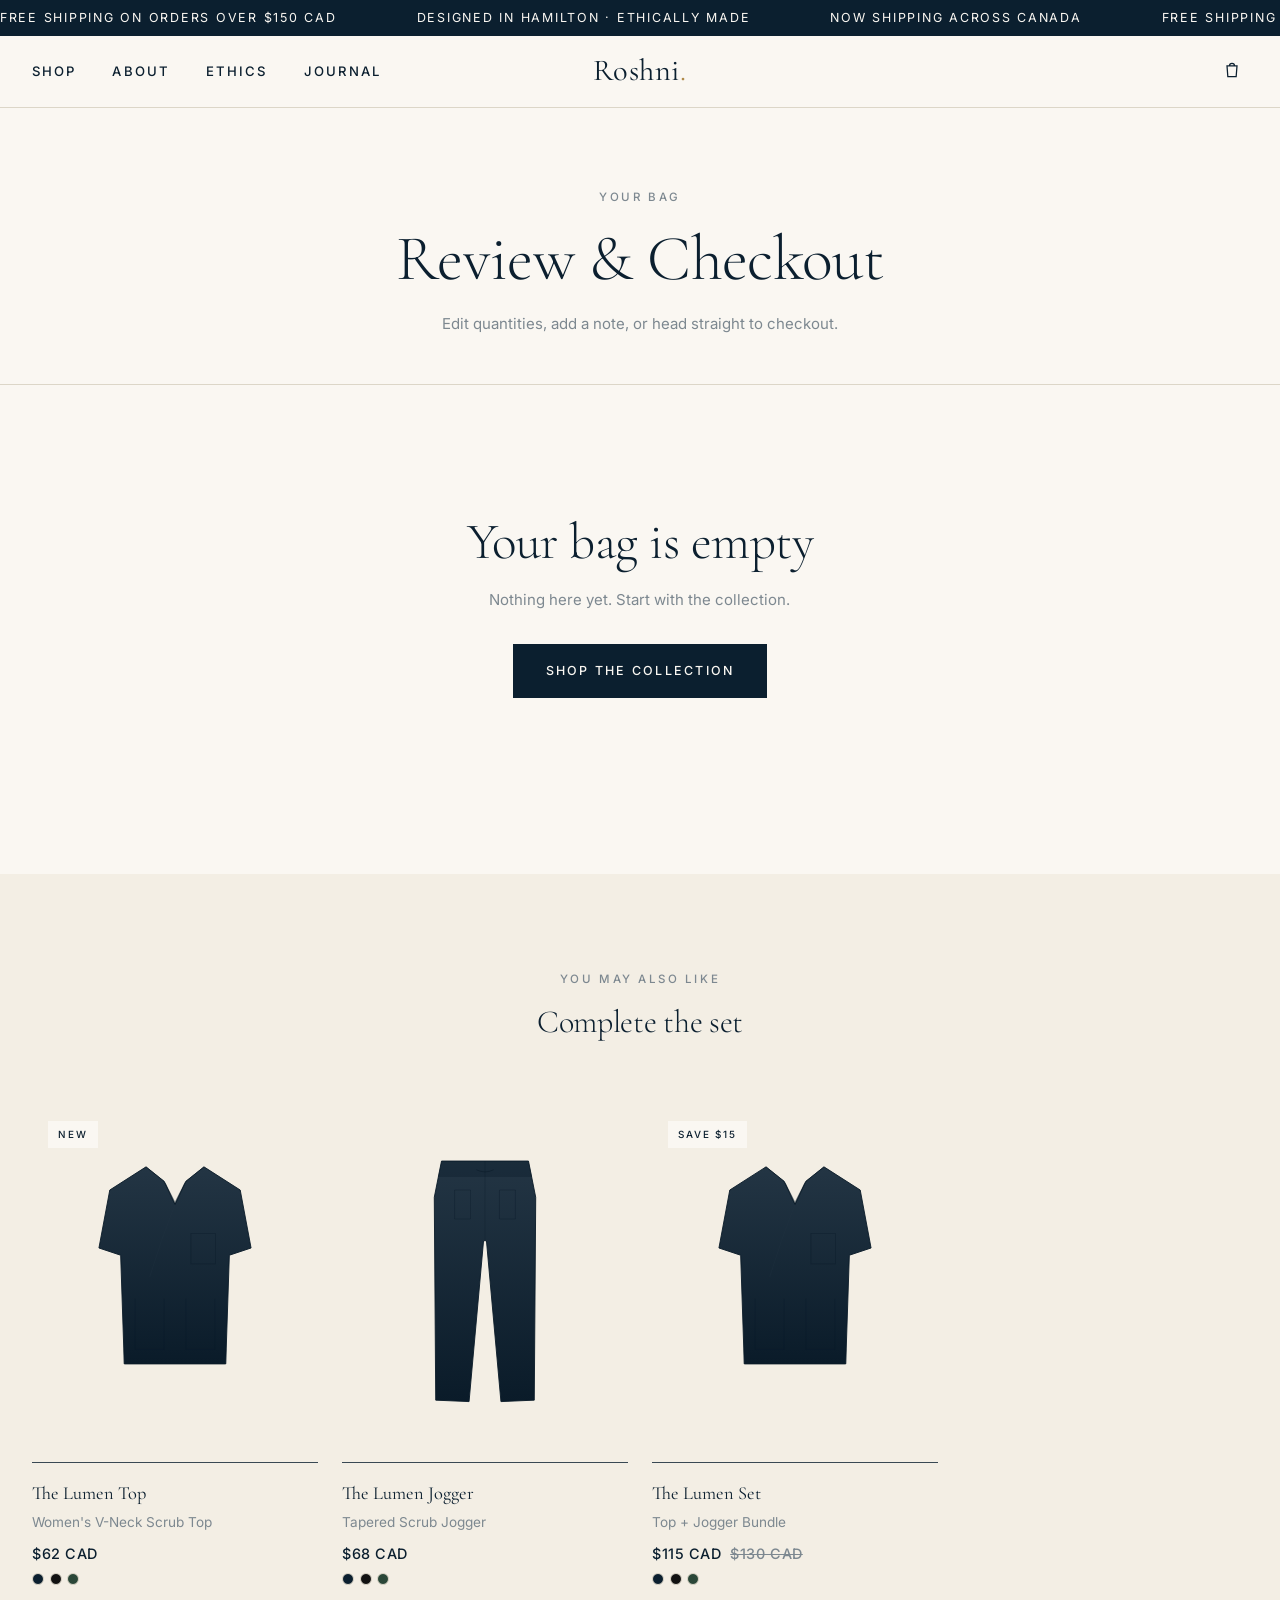
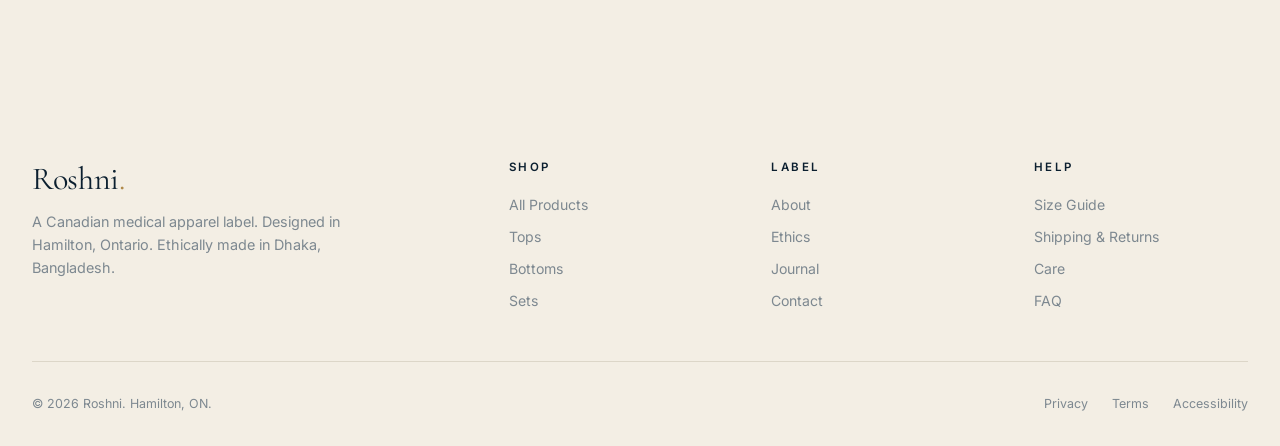
<file: cart.html>
<!DOCTYPE html>
<html lang="en">
<head>
<meta charset="UTF-8" />
<meta name="viewport" content="width=device-width, initial-scale=1.0" />
<title>Your Bag — Roshni</title>
<link rel="preconnect" href="https://fonts.googleapis.com">
<link rel="preconnect" href="https://fonts.gstatic.com" crossorigin>
<link href="https://fonts.googleapis.com/css2?family=Cormorant+Garamond:ital,wght@0,300;0,400;0,500;0,600;1,400&family=Inter:wght@300;400;500;600&display=swap" rel="stylesheet">
<link rel="stylesheet" href="assets/css/styles.css" />
</head>
<body>

<div class="announce">
  <div class="announce-track">
    <span>Free shipping on orders over $150 CAD</span>
    <span>Designed in Hamilton · Ethically made</span>
    <span>Now shipping across Canada</span>
    <span>Free shipping on orders over $150 CAD</span>
    <span>Designed in Hamilton · Ethically made</span>
    <span>Now shipping across Canada</span>
  </div>
</div>

<nav class="nav">
  <div class="nav-inner">
    <ul class="nav-links">
      <li><a href="shop.html">Shop</a></li>
      <li><a href="about.html">About</a></li>
      <li><a href="ethics.html">Ethics</a></li>
      <li><a href="journal.html">Journal</a></li>
    </ul>
    <button class="hamburger" data-open-menu aria-label="Menu">
      <svg viewBox="0 0 24 24"><path d="M3 7h18M3 12h18M3 17h18"/></svg>
    </button>
    <a class="nav-brand" href="index.html">Roshni<span class="dot">.</span></a>
    <div class="nav-actions">
      <button class="icon-btn" data-open-cart aria-label="Bag">
        <svg viewBox="0 0 24 24"><path d="M6 7h12l-1 13H7L6 7zM9 7a3 3 0 016 0"/></svg>
        <span class="cart-count" data-cart-count data-count="0">0</span>
      </button>
    </div>
  </div>
</nav>

<div class="page-header">
  <div class="container">
    <div class="eyebrow">Your Bag</div>
    <h1>Review &amp; Checkout</h1>
    <p>Edit quantities, add a note, or head straight to checkout.</p>
  </div>
</div>

<div class="container">
  <div class="cart-page" id="cart-wrap">
    <div id="cart-items-list" class="cart-items-list"></div>
    <div id="cart-summary" class="cart-summary"></div>
  </div>
</div>

<section class="section" style="background: var(--paper);">
  <div class="container">
    <div class="section-head">
      <div class="eyebrow">You May Also Like</div>
      <h2 style="font-size: 2rem;">Complete the set</h2>
    </div>
    <div class="product-grid" id="suggested-grid"></div>
  </div>
</section>

<footer class="footer">
  <div class="container">
    <div class="footer-grid">
      <div class="footer-brand">
        <h3>Roshni<span class="dot">.</span></h3>
        <p>A Canadian medical apparel label. Designed in Hamilton, Ontario. Ethically made in Dhaka, Bangladesh.</p>
      </div>
      <div>
        <h5>Shop</h5>
        <ul>
          <li><a href="shop.html">All Products</a></li>
          <li><a href="shop.html?cat=tops">Tops</a></li>
          <li><a href="shop.html?cat=bottoms">Bottoms</a></li>
          <li><a href="shop.html?cat=sets">Sets</a></li>
        </ul>
      </div>
      <div>
        <h5>Label</h5>
        <ul>
          <li><a href="about.html">About</a></li>
          <li><a href="ethics.html">Ethics</a></li>
          <li><a href="journal.html">Journal</a></li>
          <li><a href="contact.html">Contact</a></li>
        </ul>
      </div>
      <div>
        <h5>Help</h5>
        <ul>
          <li><a href="contact.html">Size Guide</a></li>
          <li><a href="contact.html">Shipping &amp; Returns</a></li>
          <li><a href="contact.html">Care</a></li>
          <li><a href="contact.html">FAQ</a></li>
        </ul>
      </div>
    </div>
    <div class="footer-bottom">
      <span>© 2026 Roshni. Hamilton, ON.</span>
      <div class="legal"><a href="#">Privacy</a><a href="#">Terms</a><a href="#">Accessibility</a></div>
    </div>
  </div>
</footer>

<div class="mobile-menu" id="mobile-menu">
  <button class="mobile-menu-close" data-close-menu aria-label="Close menu">
    <svg viewBox="0 0 24 24"><path d="M6 6l12 12M18 6l-12 12"/></svg>
  </button>
  <ul>
    <li><a href="shop.html" data-close-menu>Shop</a></li>
    <li><a href="about.html" data-close-menu>About</a></li>
    <li><a href="ethics.html" data-close-menu>Ethics</a></li>
    <li><a href="journal.html" data-close-menu>Journal</a></li>
    <li><a href="contact.html" data-close-menu>Contact</a></li>
  </ul>
</div>

<div class="overlay" id="overlay" data-close-cart></div>
<aside class="drawer" id="cart-drawer" aria-hidden="true">
  <div class="drawer-head">
    <h3>Your Bag</h3>
    <button class="drawer-close" data-close-cart aria-label="Close">
      <svg viewBox="0 0 24 24"><path d="M6 6l12 12M18 6l-12 12"/></svg>
    </button>
  </div>
  <div class="drawer-body" id="drawer-body"></div>
  <div class="drawer-foot" id="drawer-foot"></div>
</aside>

<script src="assets/js/products.js"></script>
<script src="assets/js/cart.js"></script>
<script src="assets/js/main.js"></script>
<script>
  renderProductGrid('suggested-grid', p => p.featured);
</script>
</body>
</html>
</file>
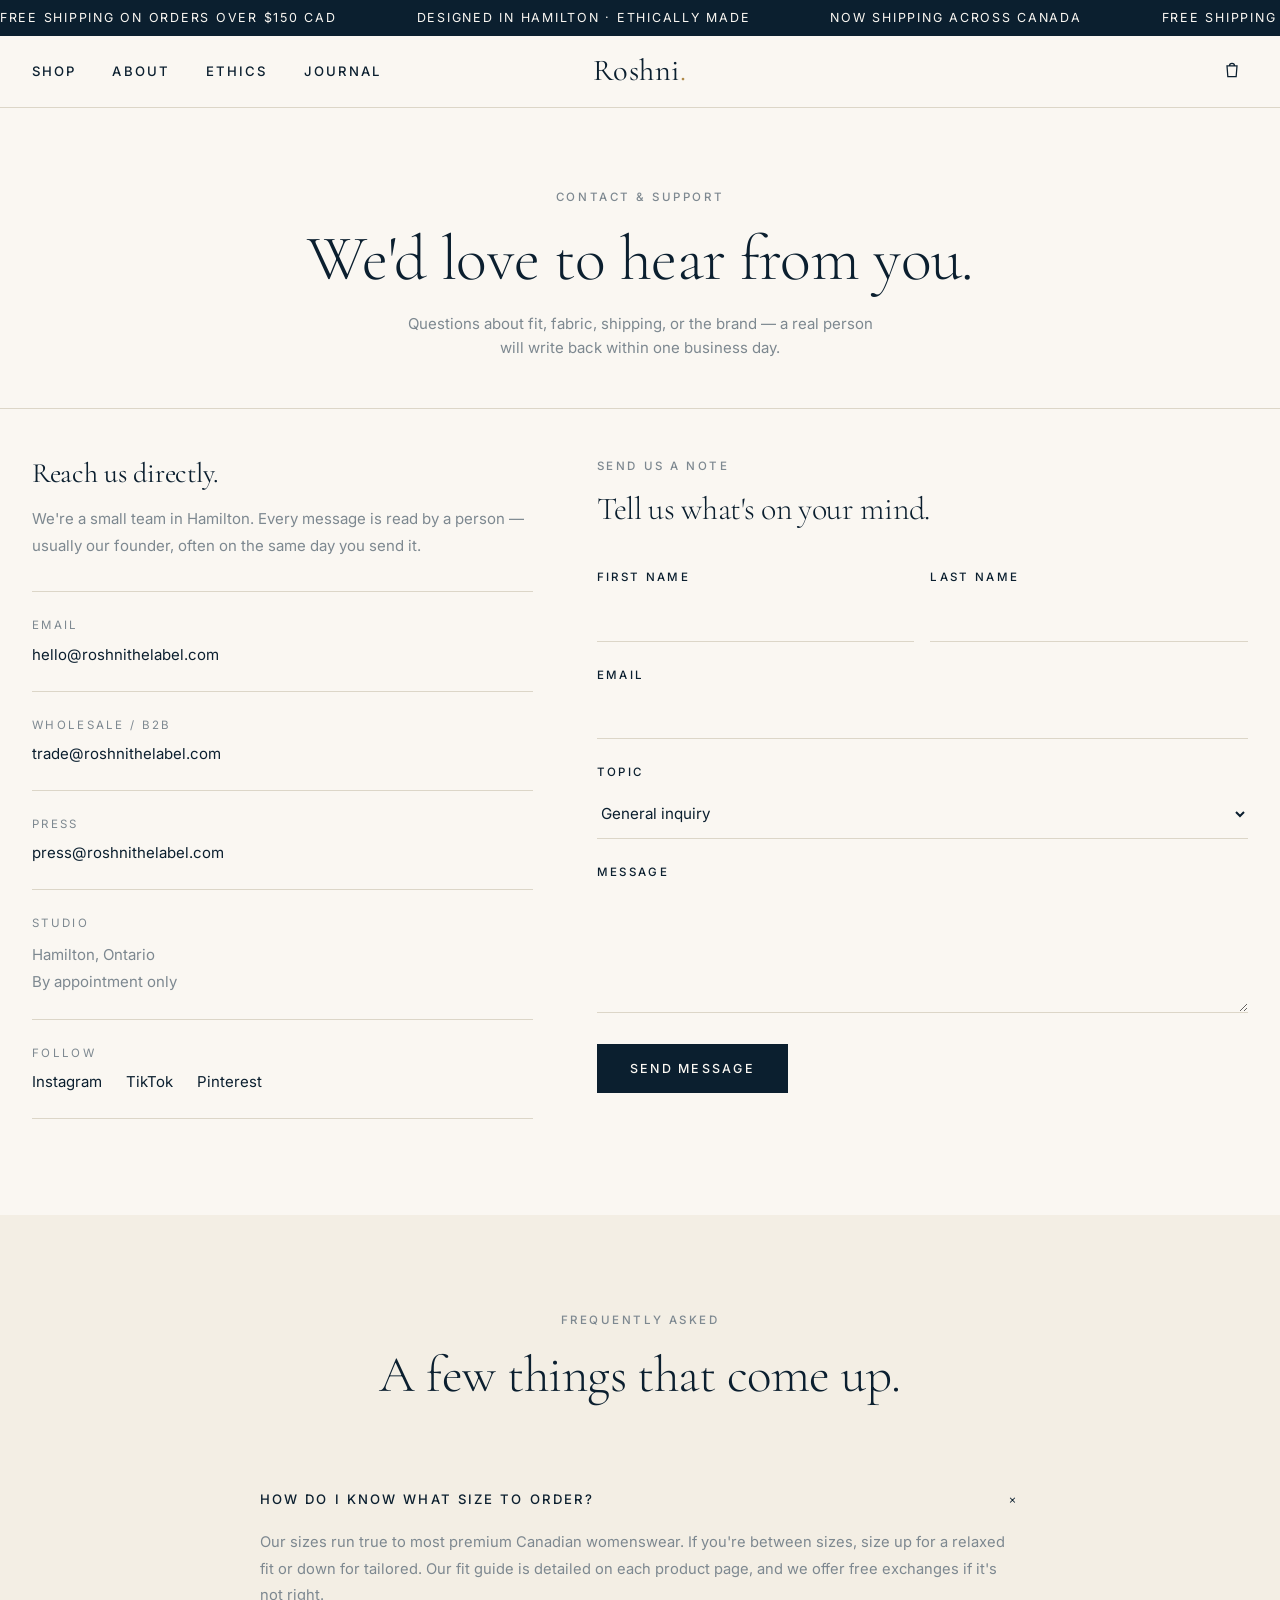
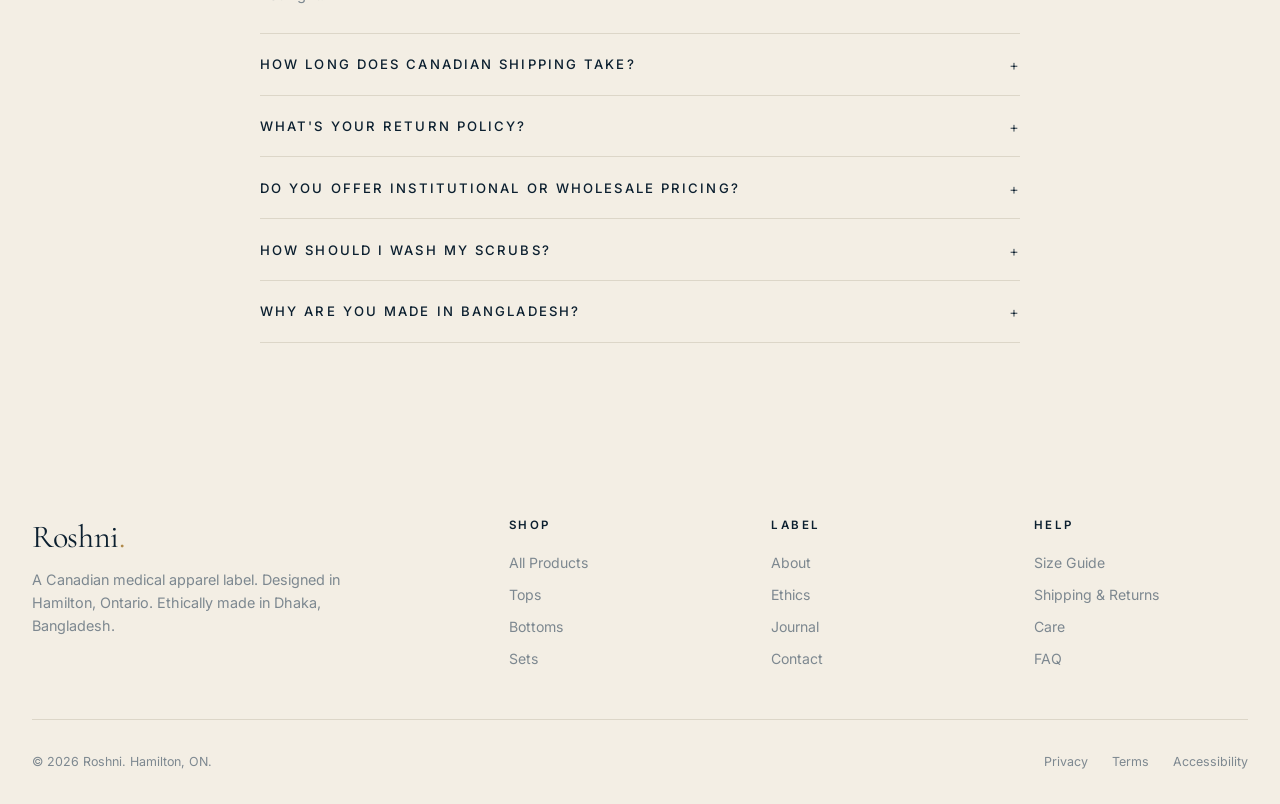
<file: contact.html>
<!DOCTYPE html>
<html lang="en">
<head>
<meta charset="UTF-8" />
<meta name="viewport" content="width=device-width, initial-scale=1.0" />
<title>Contact — Roshni</title>
<link rel="preconnect" href="https://fonts.googleapis.com">
<link rel="preconnect" href="https://fonts.gstatic.com" crossorigin>
<link href="https://fonts.googleapis.com/css2?family=Cormorant+Garamond:ital,wght@0,300;0,400;0,500;0,600;1,400&family=Inter:wght@300;400;500;600&display=swap" rel="stylesheet">
<link rel="stylesheet" href="assets/css/styles.css" />
</head>
<body>

<div class="announce">
  <div class="announce-track">
    <span>Free shipping on orders over $150 CAD</span>
    <span>Designed in Hamilton · Ethically made</span>
    <span>Now shipping across Canada</span>
    <span>Free shipping on orders over $150 CAD</span>
    <span>Designed in Hamilton · Ethically made</span>
    <span>Now shipping across Canada</span>
  </div>
</div>

<nav class="nav">
  <div class="nav-inner">
    <ul class="nav-links">
      <li><a href="shop.html">Shop</a></li>
      <li><a href="about.html">About</a></li>
      <li><a href="ethics.html">Ethics</a></li>
      <li><a href="journal.html">Journal</a></li>
    </ul>
    <button class="hamburger" data-open-menu aria-label="Menu">
      <svg viewBox="0 0 24 24"><path d="M3 7h18M3 12h18M3 17h18"/></svg>
    </button>
    <a class="nav-brand" href="index.html">Roshni<span class="dot">.</span></a>
    <div class="nav-actions">
      <button class="icon-btn" data-open-cart aria-label="Bag">
        <svg viewBox="0 0 24 24"><path d="M6 7h12l-1 13H7L6 7zM9 7a3 3 0 016 0"/></svg>
        <span class="cart-count" data-cart-count data-count="0">0</span>
      </button>
    </div>
  </div>
</nav>

<div class="page-header">
  <div class="container">
    <div class="eyebrow">Contact &amp; Support</div>
    <h1>We'd love to hear from you.</h1>
    <p>Questions about fit, fabric, shipping, or the brand — a real person will write back within one business day.</p>
  </div>
</div>

<div class="container">
  <div class="contact-layout">
    <div class="contact-info">
      <h3>Reach us directly.</h3>
      <p>We're a small team in Hamilton. Every message is read by a person — usually our founder, often on the same day you send it.</p>

      <div class="info-block">
        <div class="info-label">Email</div>
        <a href="mailto:hello@roshnithelabel.com">hello@roshnithelabel.com</a>
      </div>

      <div class="info-block">
        <div class="info-label">Wholesale / B2B</div>
        <a href="mailto:trade@roshnithelabel.com">trade@roshnithelabel.com</a>
      </div>

      <div class="info-block">
        <div class="info-label">Press</div>
        <a href="mailto:press@roshnithelabel.com">press@roshnithelabel.com</a>
      </div>

      <div class="info-block">
        <div class="info-label">Studio</div>
        <p style="margin-bottom: 0;">Hamilton, Ontario<br/>By appointment only</p>
      </div>

      <div class="info-block">
        <div class="info-label">Follow</div>
        <div style="display: flex; gap: 1.5rem;">
          <a href="#">Instagram</a>
          <a href="#">TikTok</a>
          <a href="#">Pinterest</a>
        </div>
      </div>
    </div>

    <form class="contact-form" onsubmit="return false;">
      <div class="section-head" style="text-align: left; margin-bottom: 2.5rem;">
        <div class="eyebrow">Send us a note</div>
        <h2 style="font-size: 2rem; margin-top: 0.75rem;">Tell us what's on your mind.</h2>
      </div>

      <div style="display: grid; grid-template-columns: 1fr 1fr; gap: 1rem;">
        <div class="form-field">
          <label>First Name</label>
          <input type="text" required />
        </div>
        <div class="form-field">
          <label>Last Name</label>
          <input type="text" required />
        </div>
      </div>

      <div class="form-field">
        <label>Email</label>
        <input type="email" required />
      </div>

      <div class="form-field">
        <label>Topic</label>
        <select>
          <option>General inquiry</option>
          <option>Order support</option>
          <option>Fit &amp; sizing</option>
          <option>Returns &amp; exchanges</option>
          <option>Wholesale / B2B</option>
          <option>Press</option>
          <option>Something else</option>
        </select>
      </div>

      <div class="form-field">
        <label>Message</label>
        <textarea rows="5" required></textarea>
      </div>

      <button class="btn btn-primary" type="submit">Send Message</button>
    </form>
  </div>
</div>

<section class="section" style="background: var(--paper);">
  <div class="container">
    <div class="section-head">
      <div class="eyebrow">Frequently Asked</div>
      <h2>A few things that come up.</h2>
    </div>
    <div style="max-width: 760px; margin: 0 auto;">
      <div class="accordion-item open">
        <button class="accordion-head">How do I know what size to order?<span class="plus">+</span></button>
        <div class="accordion-body">
          Our sizes run true to most premium Canadian womenswear. If you're between sizes, size up for a relaxed fit or down for tailored. Our fit guide is detailed on each product page, and we offer free exchanges if it's not right.
        </div>
      </div>
      <div class="accordion-item">
        <button class="accordion-head">How long does Canadian shipping take?<span class="plus">+</span></button>
        <div class="accordion-body">
          Orders ship from Hamilton within 1–2 business days. Most Ontario addresses receive orders in 2–4 business days; rest of Canada in 3–7 days. Hamilton-area customers can choose studio pickup.
        </div>
      </div>
      <div class="accordion-item">
        <button class="accordion-head">What's your return policy?<span class="plus">+</span></button>
        <div class="accordion-body">
          Free returns within 30 days on unworn, unwashed pieces with original tags. Sale items are final sale. Gently used returns are inspected and donated to Hamilton-area nursing programs.
        </div>
      </div>
      <div class="accordion-item">
        <button class="accordion-head">Do you offer institutional or wholesale pricing?<span class="plus">+</span></button>
        <div class="accordion-body">
          Yes — we work with healthcare employers, clinic groups, and uniform programs. Reach out to trade@roshnithelabel.com with your organization size and needs.
        </div>
      </div>
      <div class="accordion-item">
        <button class="accordion-head">How should I wash my scrubs?<span class="plus">+</span></button>
        <div class="accordion-body">
          Machine wash cold with like colours. Tumble dry low. Do not bleach. Do not iron. Wash inside out to protect the colour. Our fabric is engineered for 100+ industrial washes without pilling.
        </div>
      </div>
      <div class="accordion-item">
        <button class="accordion-head">Why are you made in Bangladesh?<span class="plus">+</span></button>
        <div class="accordion-body">
          Bangladesh makes some of the best technical knits in the world, and our factory there is a certified, family-run operation we chose carefully. We pay above-market wages, publish the audits, and name the factory. Read more on our <a href="ethics.html" style="text-decoration: underline;">Ethics page</a>.
        </div>
      </div>
    </div>
  </div>
</section>

<footer class="footer">
  <div class="container">
    <div class="footer-grid">
      <div class="footer-brand">
        <h3>Roshni<span class="dot">.</span></h3>
        <p>A Canadian medical apparel label. Designed in Hamilton, Ontario. Ethically made in Dhaka, Bangladesh.</p>
      </div>
      <div>
        <h5>Shop</h5>
        <ul>
          <li><a href="shop.html">All Products</a></li>
          <li><a href="shop.html?cat=tops">Tops</a></li>
          <li><a href="shop.html?cat=bottoms">Bottoms</a></li>
          <li><a href="shop.html?cat=sets">Sets</a></li>
        </ul>
      </div>
      <div>
        <h5>Label</h5>
        <ul>
          <li><a href="about.html">About</a></li>
          <li><a href="ethics.html">Ethics</a></li>
          <li><a href="journal.html">Journal</a></li>
          <li><a href="contact.html">Contact</a></li>
        </ul>
      </div>
      <div>
        <h5>Help</h5>
        <ul>
          <li><a href="contact.html">Size Guide</a></li>
          <li><a href="contact.html">Shipping &amp; Returns</a></li>
          <li><a href="contact.html">Care</a></li>
          <li><a href="contact.html">FAQ</a></li>
        </ul>
      </div>
    </div>
    <div class="footer-bottom">
      <span>© 2026 Roshni. Hamilton, ON.</span>
      <div class="legal"><a href="#">Privacy</a><a href="#">Terms</a><a href="#">Accessibility</a></div>
    </div>
  </div>
</footer>

<div class="mobile-menu" id="mobile-menu">
  <button class="mobile-menu-close" data-close-menu aria-label="Close menu">
    <svg viewBox="0 0 24 24"><path d="M6 6l12 12M18 6l-12 12"/></svg>
  </button>
  <ul>
    <li><a href="shop.html" data-close-menu>Shop</a></li>
    <li><a href="about.html" data-close-menu>About</a></li>
    <li><a href="ethics.html" data-close-menu>Ethics</a></li>
    <li><a href="journal.html" data-close-menu>Journal</a></li>
    <li><a href="contact.html" data-close-menu>Contact</a></li>
  </ul>
</div>

<div class="overlay" id="overlay" data-close-cart></div>
<aside class="drawer" id="cart-drawer" aria-hidden="true">
  <div class="drawer-head">
    <h3>Your Bag</h3>
    <button class="drawer-close" data-close-cart aria-label="Close">
      <svg viewBox="0 0 24 24"><path d="M6 6l12 12M18 6l-12 12"/></svg>
    </button>
  </div>
  <div class="drawer-body" id="drawer-body"></div>
  <div class="drawer-foot" id="drawer-foot"></div>
</aside>

<script src="assets/js/products.js"></script>
<script src="assets/js/cart.js"></script>
<script src="assets/js/main.js"></script>
</body>
</html>
</file>
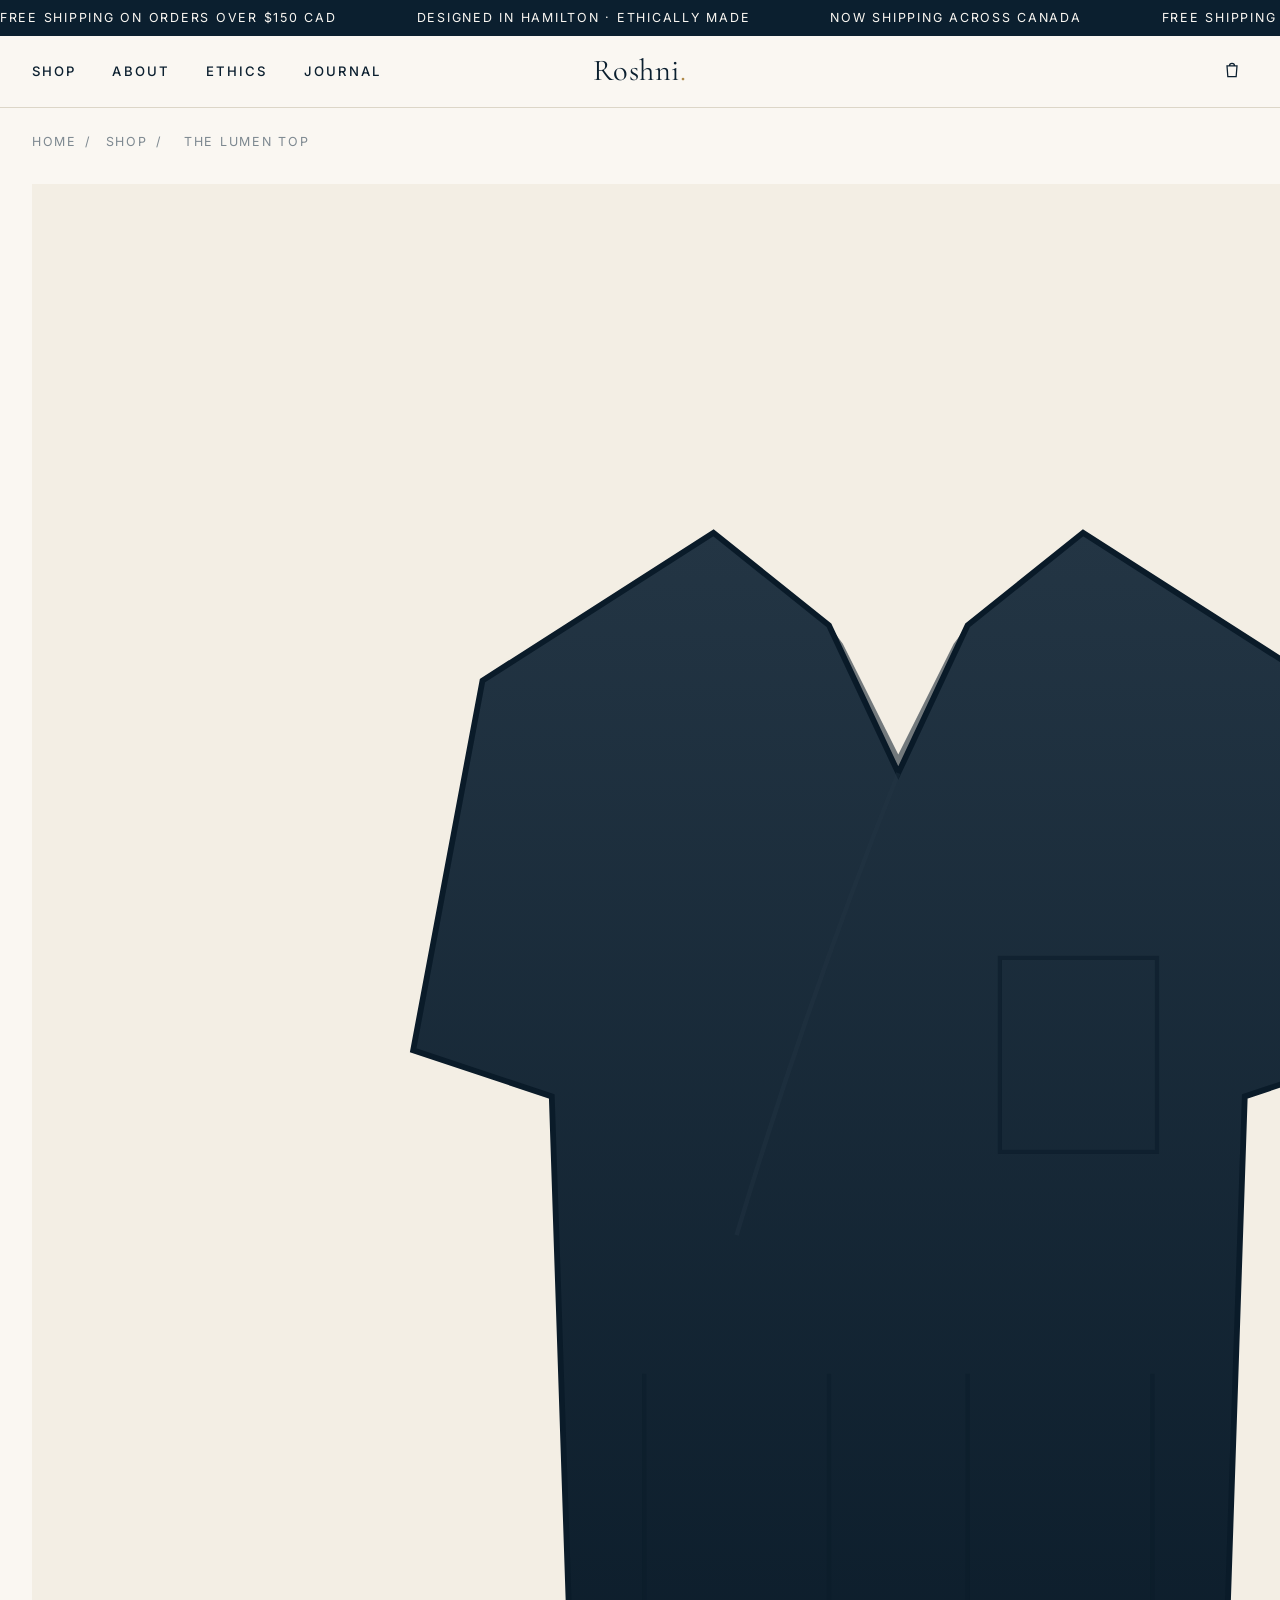
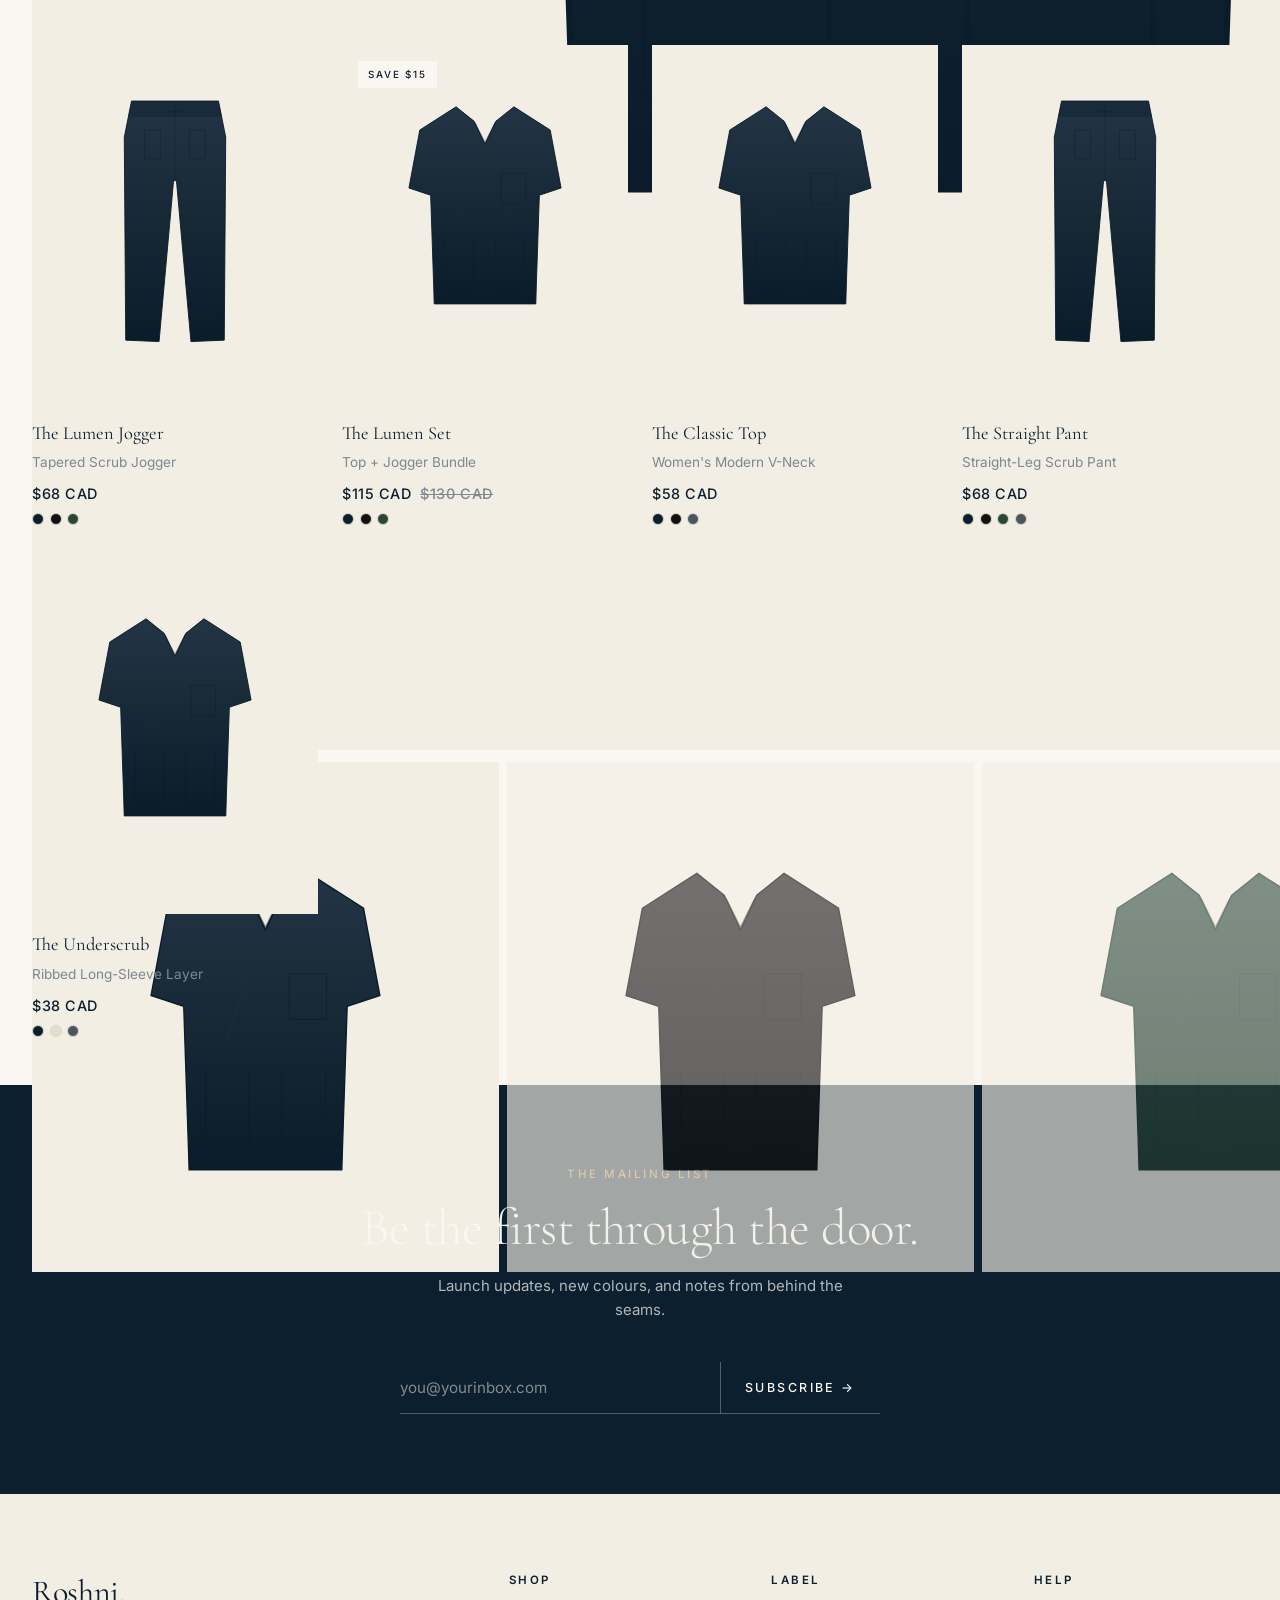
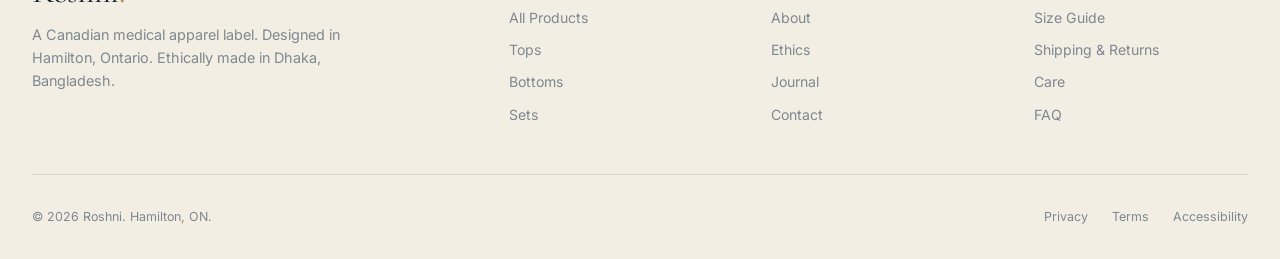
<file: product.html>
<!DOCTYPE html>
<html lang="en">
<head>
<meta charset="UTF-8" />
<meta name="viewport" content="width=device-width, initial-scale=1.0" />
<title>Product — Roshni</title>
<link rel="preconnect" href="https://fonts.googleapis.com">
<link rel="preconnect" href="https://fonts.gstatic.com" crossorigin>
<link href="https://fonts.googleapis.com/css2?family=Cormorant+Garamond:ital,wght@0,300;0,400;0,500;0,600;1,400&family=Inter:wght@300;400;500;600&display=swap" rel="stylesheet">
<link rel="stylesheet" href="assets/css/styles.css" />
</head>
<body>

<div class="announce">
  <div class="announce-track">
    <span>Free shipping on orders over $150 CAD</span>
    <span>Designed in Hamilton · Ethically made</span>
    <span>Now shipping across Canada</span>
    <span>Free shipping on orders over $150 CAD</span>
    <span>Designed in Hamilton · Ethically made</span>
    <span>Now shipping across Canada</span>
  </div>
</div>

<nav class="nav">
  <div class="nav-inner">
    <ul class="nav-links">
      <li><a href="shop.html">Shop</a></li>
      <li><a href="about.html">About</a></li>
      <li><a href="ethics.html">Ethics</a></li>
      <li><a href="journal.html">Journal</a></li>
    </ul>
    <button class="hamburger" data-open-menu aria-label="Menu">
      <svg viewBox="0 0 24 24"><path d="M3 7h18M3 12h18M3 17h18"/></svg>
    </button>
    <a class="nav-brand" href="index.html">Roshni<span class="dot">.</span></a>
    <div class="nav-actions">
      <button class="icon-btn" data-open-cart aria-label="Bag">
        <svg viewBox="0 0 24 24"><path d="M6 7h12l-1 13H7L6 7zM9 7a3 3 0 016 0"/></svg>
        <span class="cart-count" data-cart-count data-count="0">0</span>
      </button>
    </div>
  </div>
</nav>

<div class="container">
  <div class="breadcrumbs">
    <a href="index.html">Home</a><span>/</span>
    <a href="shop.html">Shop</a><span>/</span>
    <span id="bc-product">Product</span>
  </div>

  <div class="pdp" id="pdp">
    <!-- populated by JS -->
  </div>

  <div class="section-sm" style="border-top: 1px solid var(--line); padding-top: 4rem;">
    <div class="section-head">
      <div class="eyebrow">Pairs Well With</div>
      <h2 style="font-size: 2rem;">Complete the look</h2>
    </div>
    <div class="product-grid" id="related-grid"></div>
  </div>
</div>

<section class="newsletter">
  <div class="container">
    <div class="eyebrow" style="color: var(--gold);">The Mailing List</div>
    <h2 style="margin-top: 1rem;">Be the first through the door.</h2>
    <p>Launch updates, new colours, and notes from behind the seams.</p>
    <form class="newsletter-form" onsubmit="return false;">
      <input type="email" required placeholder="you@yourinbox.com" />
      <button type="submit">Subscribe →</button>
    </form>
  </div>
</section>

<footer class="footer">
  <div class="container">
    <div class="footer-grid">
      <div class="footer-brand">
        <h3>Roshni<span class="dot">.</span></h3>
        <p>A Canadian medical apparel label. Designed in Hamilton, Ontario. Ethically made in Dhaka, Bangladesh.</p>
      </div>
      <div>
        <h5>Shop</h5>
        <ul>
          <li><a href="shop.html">All Products</a></li>
          <li><a href="shop.html?cat=tops">Tops</a></li>
          <li><a href="shop.html?cat=bottoms">Bottoms</a></li>
          <li><a href="shop.html?cat=sets">Sets</a></li>
        </ul>
      </div>
      <div>
        <h5>Label</h5>
        <ul>
          <li><a href="about.html">About</a></li>
          <li><a href="ethics.html">Ethics</a></li>
          <li><a href="journal.html">Journal</a></li>
          <li><a href="contact.html">Contact</a></li>
        </ul>
      </div>
      <div>
        <h5>Help</h5>
        <ul>
          <li><a href="contact.html">Size Guide</a></li>
          <li><a href="contact.html">Shipping &amp; Returns</a></li>
          <li><a href="contact.html">Care</a></li>
          <li><a href="contact.html">FAQ</a></li>
        </ul>
      </div>
    </div>
    <div class="footer-bottom">
      <span>© 2026 Roshni. Hamilton, ON.</span>
      <div class="legal"><a href="#">Privacy</a><a href="#">Terms</a><a href="#">Accessibility</a></div>
    </div>
  </div>
</footer>

<div class="mobile-menu" id="mobile-menu">
  <button class="mobile-menu-close" data-close-menu aria-label="Close menu">
    <svg viewBox="0 0 24 24"><path d="M6 6l12 12M18 6l-12 12"/></svg>
  </button>
  <ul>
    <li><a href="shop.html" data-close-menu>Shop</a></li>
    <li><a href="about.html" data-close-menu>About</a></li>
    <li><a href="ethics.html" data-close-menu>Ethics</a></li>
    <li><a href="journal.html" data-close-menu>Journal</a></li>
    <li><a href="contact.html" data-close-menu>Contact</a></li>
  </ul>
</div>

<div class="overlay" id="overlay" data-close-cart></div>
<aside class="drawer" id="cart-drawer" aria-hidden="true">
  <div class="drawer-head">
    <h3>Your Bag</h3>
    <button class="drawer-close" data-close-cart aria-label="Close">
      <svg viewBox="0 0 24 24"><path d="M6 6l12 12M18 6l-12 12"/></svg>
    </button>
  </div>
  <div class="drawer-body" id="drawer-body"></div>
  <div class="drawer-foot" id="drawer-foot"></div>
</aside>

<script src="assets/js/products.js"></script>
<script src="assets/js/cart.js"></script>
<script src="assets/js/main.js"></script>
<script>
  const slug = new URLSearchParams(window.location.search).get('p') || 'lumen-top';
  const product = findProduct(slug) || PRODUCTS[0];
  document.title = `${product.name} — Roshni`;
  document.getElementById('bc-product').textContent = product.name;

  let selectedColor = product.colors[0];
  let selectedSize = null;
  let qty = 1;

  function render() {
    const colorObj = COLORS[selectedColor];
    const colorsHTML = product.colors.map(c => `
      <button class="color-btn ${c === selectedColor ? 'active' : ''}"
              style="background: ${COLORS[c].hex}"
              data-color="${c}"
              aria-label="${COLORS[c].name}"
              title="${COLORS[c].name}"></button>
    `).join('');

    const sizesHTML = product.sizes.map(s => `
      <button class="size-btn ${s === selectedSize ? 'active' : ''} ${product.oosSizes.includes(s) ? 'oos' : ''}"
              data-size="${s}"
              ${product.oosSizes.includes(s) ? 'disabled' : ''}>${s}</button>
    `).join('');

    const priceHTML = product.originalPrice
      ? `${formatPrice(product.price)} <span style="color: var(--muted); text-decoration: line-through; font-size: 1rem; font-weight: 400;">${formatPrice(product.originalPrice)}</span>`
      : formatPrice(product.price);

    document.getElementById('pdp').innerHTML = `
      <div class="pdp-gallery">
        <div class="pdp-main">
          ${garmentSVG(product.type === 'set' ? 'top' : product.type, selectedColor)}
        </div>
        <div class="pdp-thumbs">
          <div class="pdp-thumb active">${garmentSVG(product.type === 'set' ? 'top' : product.type, selectedColor)}</div>
          ${product.type === 'set' ? `<div class="pdp-thumb">${garmentSVG('pant', selectedColor)}</div>` : ''}
          ${product.colors.filter(c => c !== selectedColor).slice(0, 3).map(c => `
            <div class="pdp-thumb" onclick="selectColor('${c}')">${garmentSVG(product.type === 'set' ? 'top' : product.type, c)}</div>
          `).join('')}
        </div>
      </div>

      <div class="pdp-info">
        <div class="eyebrow">${product.subtitle}</div>
        <h1>${product.name}</h1>
        <p class="sub">${product.description.split('.')[0]}.</p>
        <div class="pdp-price">${priceHTML}</div>

        <div class="pdp-option">
          <div class="pdp-option-label"><span>Colour</span><span>${colorObj.name}</span></div>
          <div class="color-options">${colorsHTML}</div>
        </div>

        <div class="pdp-option">
          <div class="pdp-option-label">
            <span>Size</span>
            <span style="cursor:pointer;text-decoration:underline;" onclick="showToast('Size guide coming soon.')">Size Guide</span>
          </div>
          <div class="size-options">${sizesHTML}</div>
        </div>

        <div class="pdp-option">
          <div class="pdp-option-label"><span>Quantity</span></div>
          <div class="quantity">
            <button onclick="adjustQty(-1)" aria-label="Decrease">−</button>
            <input type="text" value="${qty}" readonly />
            <button onclick="adjustQty(1)" aria-label="Increase">+</button>
          </div>
        </div>

        <div class="pdp-cta">
          <button class="btn btn-primary" onclick="handleAddToCart()">Add to Bag — ${formatPrice(product.price * qty)}</button>
        </div>

        <div class="pdp-ship">
          <svg viewBox="0 0 24 24"><path d="M3 7h13v10H3zM16 10h4l2 3v4h-6zM7 20a2 2 0 100-4 2 2 0 000 4zM18 20a2 2 0 100-4 2 2 0 000 4z"/></svg>
          Free Canadian shipping on orders over $150. Free returns within 30 days.
        </div>

        <div class="accordion">
          <div class="accordion-item open">
            <button class="accordion-head">Description<span class="plus">+</span></button>
            <div class="accordion-body">${product.description}</div>
          </div>
          <div class="accordion-item">
            <button class="accordion-head">Features<span class="plus">+</span></button>
            <div class="accordion-body">
              <ul style="list-style: none; padding: 0;">
                ${product.features.map(f => `<li style="padding: 0.35rem 0; border-bottom: 1px dashed var(--line);">· ${f}</li>`).join('')}
              </ul>
            </div>
          </div>
          <div class="accordion-item">
            <button class="accordion-head">Fabric<span class="plus">+</span></button>
            <div class="accordion-body">${product.fabric}</div>
          </div>
          <div class="accordion-item">
            <button class="accordion-head">Fit<span class="plus">+</span></button>
            <div class="accordion-body">${product.fit}</div>
          </div>
          <div class="accordion-item">
            <button class="accordion-head">Care<span class="plus">+</span></button>
            <div class="accordion-body">${product.care}</div>
          </div>
        </div>
      </div>
    `;

    // Rebind accordion (since DOM replaced)
    document.querySelectorAll('.accordion-head').forEach(head => {
      head.addEventListener('click', () => head.closest('.accordion-item').classList.toggle('open'));
    });

    // Color buttons
    document.querySelectorAll('.color-btn').forEach(b => {
      b.addEventListener('click', () => selectColor(b.dataset.color));
    });
    // Size buttons
    document.querySelectorAll('.size-btn:not([disabled])').forEach(b => {
      b.addEventListener('click', () => { selectedSize = b.dataset.size; render(); });
    });
  }

  function selectColor(c) { selectedColor = c; render(); }
  function adjustQty(delta) { qty = Math.max(1, qty + delta); render(); }

  function handleAddToCart() {
    if (!selectedSize) { showToast('Please select a size.'); return; }
    addToCart({ slug: product.slug, color: selectedColor, size: selectedSize, qty });
    qty = 1; render();
  }

  render();

  // Related products (everything else except this one, limit 4)
  renderProductGrid('related-grid', p => p.slug !== product.slug);
</script>
</body>
</html>
</file>
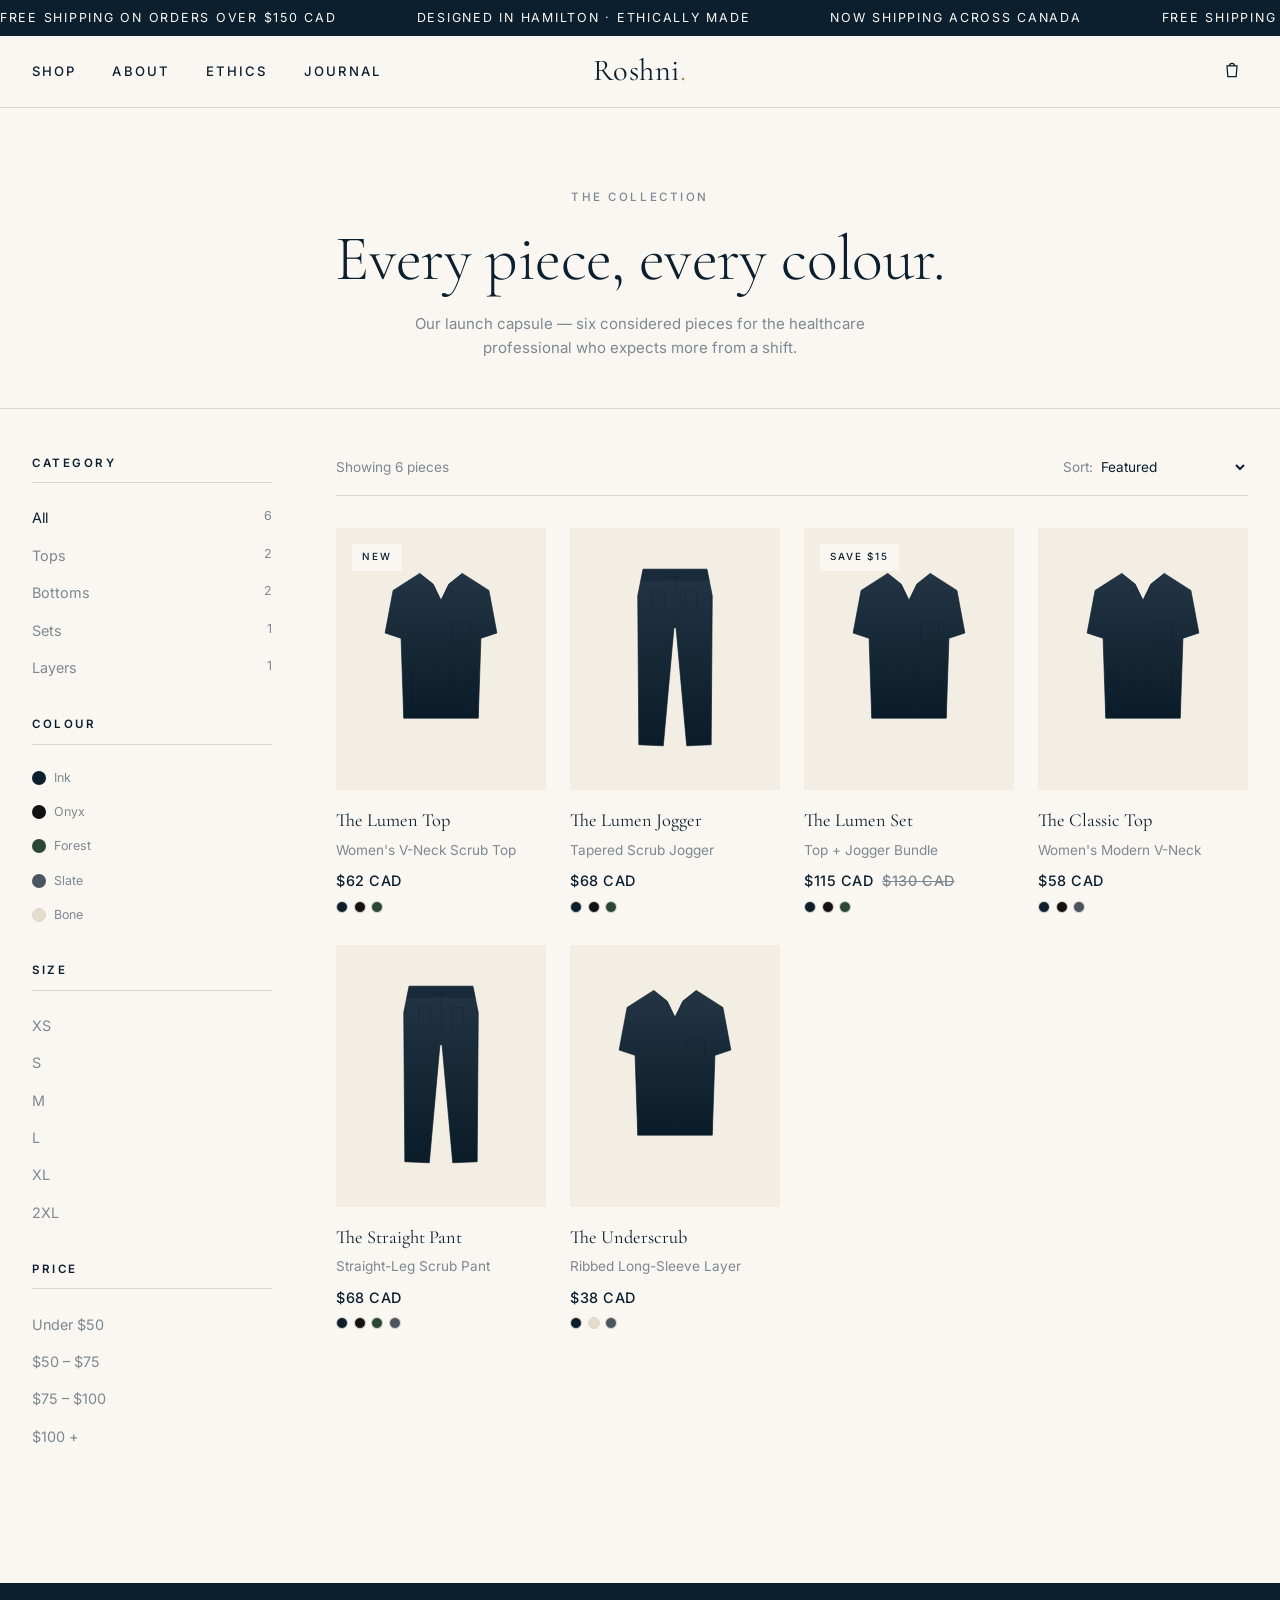
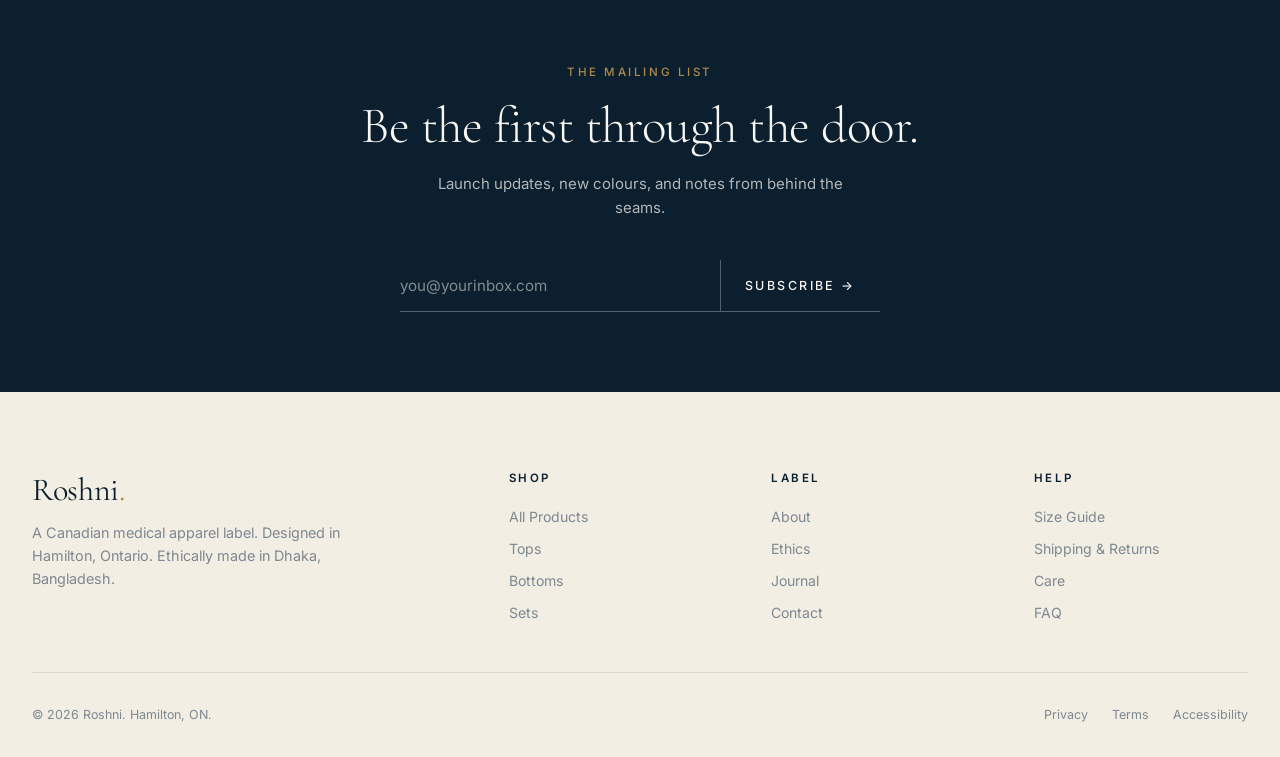
<file: shop.html>
<!DOCTYPE html>
<html lang="en">
<head>
<meta charset="UTF-8" />
<meta name="viewport" content="width=device-width, initial-scale=1.0" />
<title>Shop the Collection — Roshni</title>
<link rel="preconnect" href="https://fonts.googleapis.com">
<link rel="preconnect" href="https://fonts.gstatic.com" crossorigin>
<link href="https://fonts.googleapis.com/css2?family=Cormorant+Garamond:ital,wght@0,300;0,400;0,500;0,600;1,400&family=Inter:wght@300;400;500;600&display=swap" rel="stylesheet">
<link rel="stylesheet" href="assets/css/styles.css" />
</head>
<body>

<div class="announce">
  <div class="announce-track">
    <span>Free shipping on orders over $150 CAD</span>
    <span>Designed in Hamilton · Ethically made</span>
    <span>Now shipping across Canada</span>
    <span>Free shipping on orders over $150 CAD</span>
    <span>Designed in Hamilton · Ethically made</span>
    <span>Now shipping across Canada</span>
  </div>
</div>

<nav class="nav">
  <div class="nav-inner">
    <ul class="nav-links">
      <li><a href="shop.html">Shop</a></li>
      <li><a href="about.html">About</a></li>
      <li><a href="ethics.html">Ethics</a></li>
      <li><a href="journal.html">Journal</a></li>
    </ul>
    <button class="hamburger" data-open-menu aria-label="Menu">
      <svg viewBox="0 0 24 24"><path d="M3 7h18M3 12h18M3 17h18"/></svg>
    </button>
    <a class="nav-brand" href="index.html">Roshni<span class="dot">.</span></a>
    <div class="nav-actions">
      <button class="icon-btn" data-open-cart aria-label="Bag">
        <svg viewBox="0 0 24 24"><path d="M6 7h12l-1 13H7L6 7zM9 7a3 3 0 016 0"/></svg>
        <span class="cart-count" data-cart-count data-count="0">0</span>
      </button>
    </div>
  </div>
</nav>

<div class="page-header">
  <div class="container">
    <div class="eyebrow">The Collection</div>
    <h1>Every piece, every colour.</h1>
    <p>Our launch capsule — six considered pieces for the healthcare professional who expects more from a shift.</p>
  </div>
</div>

<div class="container">
  <div class="shop-layout">
    <aside class="shop-filters">
      <div class="filter-group">
        <h5>Category</h5>
        <ul id="filter-category">
          <li class="active" data-cat="all">All <span id="count-all">6</span></li>
          <li data-cat="tops">Tops <span id="count-tops">2</span></li>
          <li data-cat="bottoms">Bottoms <span id="count-bottoms">2</span></li>
          <li data-cat="sets">Sets <span id="count-sets">1</span></li>
          <li data-cat="layers">Layers <span id="count-layers">1</span></li>
        </ul>
      </div>
      <div class="filter-group">
        <h5>Colour</h5>
        <ul>
          <li><span style="display:inline-flex;align-items:center;gap:0.5rem;"><span style="display:inline-block;width:14px;height:14px;border-radius:50%;background:#0B1F2F"></span>Ink</span></li>
          <li><span style="display:inline-flex;align-items:center;gap:0.5rem;"><span style="display:inline-block;width:14px;height:14px;border-radius:50%;background:#121212"></span>Onyx</span></li>
          <li><span style="display:inline-flex;align-items:center;gap:0.5rem;"><span style="display:inline-block;width:14px;height:14px;border-radius:50%;background:#2A4738"></span>Forest</span></li>
          <li><span style="display:inline-flex;align-items:center;gap:0.5rem;"><span style="display:inline-block;width:14px;height:14px;border-radius:50%;background:#4A5560"></span>Slate</span></li>
          <li><span style="display:inline-flex;align-items:center;gap:0.5rem;"><span style="display:inline-block;width:14px;height:14px;border-radius:50%;background:#E4DDCC;border:1px solid var(--line)"></span>Bone</span></li>
        </ul>
      </div>
      <div class="filter-group">
        <h5>Size</h5>
        <ul>
          <li>XS</li>
          <li>S</li>
          <li>M</li>
          <li>L</li>
          <li>XL</li>
          <li>2XL</li>
        </ul>
      </div>
      <div class="filter-group">
        <h5>Price</h5>
        <ul>
          <li>Under $50</li>
          <li>$50 – $75</li>
          <li>$75 – $100</li>
          <li>$100 +</li>
        </ul>
      </div>
    </aside>

    <div>
      <div class="shop-toolbar">
        <span id="shop-count">Showing all 6 pieces</span>
        <div class="shop-sort">
          <label for="sort">Sort:</label>
          <select id="sort">
            <option value="featured">Featured</option>
            <option value="price-asc">Price — Low to High</option>
            <option value="price-desc">Price — High to Low</option>
            <option value="name">Name — A to Z</option>
          </select>
        </div>
      </div>
      <div class="product-grid" id="shop-grid"></div>
    </div>
  </div>
</div>

<section class="newsletter">
  <div class="container">
    <div class="eyebrow" style="color: var(--gold);">The Mailing List</div>
    <h2 style="margin-top: 1rem;">Be the first through the door.</h2>
    <p>Launch updates, new colours, and notes from behind the seams.</p>
    <form class="newsletter-form" onsubmit="return false;">
      <input type="email" required placeholder="you@yourinbox.com" />
      <button type="submit">Subscribe →</button>
    </form>
  </div>
</section>

<footer class="footer">
  <div class="container">
    <div class="footer-grid">
      <div class="footer-brand">
        <h3>Roshni<span class="dot">.</span></h3>
        <p>A Canadian medical apparel label. Designed in Hamilton, Ontario. Ethically made in Dhaka, Bangladesh.</p>
      </div>
      <div>
        <h5>Shop</h5>
        <ul>
          <li><a href="shop.html">All Products</a></li>
          <li><a href="shop.html?cat=tops">Tops</a></li>
          <li><a href="shop.html?cat=bottoms">Bottoms</a></li>
          <li><a href="shop.html?cat=sets">Sets</a></li>
        </ul>
      </div>
      <div>
        <h5>Label</h5>
        <ul>
          <li><a href="about.html">About</a></li>
          <li><a href="ethics.html">Ethics</a></li>
          <li><a href="journal.html">Journal</a></li>
          <li><a href="contact.html">Contact</a></li>
        </ul>
      </div>
      <div>
        <h5>Help</h5>
        <ul>
          <li><a href="contact.html">Size Guide</a></li>
          <li><a href="contact.html">Shipping &amp; Returns</a></li>
          <li><a href="contact.html">Care</a></li>
          <li><a href="contact.html">FAQ</a></li>
        </ul>
      </div>
    </div>
    <div class="footer-bottom">
      <span>© 2026 Roshni. Hamilton, ON.</span>
      <div class="legal"><a href="#">Privacy</a><a href="#">Terms</a><a href="#">Accessibility</a></div>
    </div>
  </div>
</footer>

<div class="mobile-menu" id="mobile-menu">
  <button class="mobile-menu-close" data-close-menu aria-label="Close menu">
    <svg viewBox="0 0 24 24"><path d="M6 6l12 12M18 6l-12 12"/></svg>
  </button>
  <ul>
    <li><a href="shop.html" data-close-menu>Shop</a></li>
    <li><a href="about.html" data-close-menu>About</a></li>
    <li><a href="ethics.html" data-close-menu>Ethics</a></li>
    <li><a href="journal.html" data-close-menu>Journal</a></li>
    <li><a href="contact.html" data-close-menu>Contact</a></li>
  </ul>
</div>

<div class="overlay" id="overlay" data-close-cart></div>
<aside class="drawer" id="cart-drawer" aria-hidden="true">
  <div class="drawer-head">
    <h3>Your Bag</h3>
    <button class="drawer-close" data-close-cart aria-label="Close">
      <svg viewBox="0 0 24 24"><path d="M6 6l12 12M18 6l-12 12"/></svg>
    </button>
  </div>
  <div class="drawer-body" id="drawer-body"></div>
  <div class="drawer-foot" id="drawer-foot"></div>
</aside>

<script src="assets/js/products.js"></script>
<script src="assets/js/cart.js"></script>
<script src="assets/js/main.js"></script>
<script>
  // Counts
  const totals = { all: PRODUCTS.length };
  ['tops','bottoms','sets','layers'].forEach(c => {
    totals[c] = PRODUCTS.filter(p => p.category === c).length;
    const el = document.getElementById('count-' + c); if (el) el.textContent = totals[c];
  });
  document.getElementById('count-all').textContent = totals.all;

  let currentCat = new URLSearchParams(window.location.search).get('cat') || 'all';
  let currentSort = 'featured';

  // mark active tab if arriving from footer
  document.querySelectorAll('#filter-category li').forEach(li => {
    if (li.dataset.cat === currentCat) {
      document.querySelectorAll('#filter-category li').forEach(l => l.classList.remove('active'));
      li.classList.add('active');
    }
    li.addEventListener('click', () => {
      document.querySelectorAll('#filter-category li').forEach(l => l.classList.remove('active'));
      li.classList.add('active');
      currentCat = li.dataset.cat;
      render();
    });
  });

  document.getElementById('sort').addEventListener('change', (e) => {
    currentSort = e.target.value;
    render();
  });

  function render() {
    let items = PRODUCTS.slice();
    if (currentCat !== 'all') items = items.filter(p => p.category === currentCat);

    switch (currentSort) {
      case 'price-asc': items.sort((a,b) => a.price - b.price); break;
      case 'price-desc': items.sort((a,b) => b.price - a.price); break;
      case 'name': items.sort((a,b) => a.name.localeCompare(b.name)); break;
      default: items.sort((a,b) => (b.featured ? 1 : 0) - (a.featured ? 1 : 0));
    }

    document.getElementById('shop-grid').innerHTML = items.map(productCardHTML).join('');
    document.getElementById('shop-count').textContent = `Showing ${items.length} ${items.length === 1 ? 'piece' : 'pieces'}`;
  }

  render();
</script>
</body>
</html>
</file>
<file: assets/css/styles.css>
/* ---------- Design System ---------- */
:root {
  --ink: #0B1F2F;
  --onyx: #121212;
  --forest: #2A4738;
  --cream: #FAF7F2;
  --paper: #F3EEE4;
  --sand: #E8E2D5;
  --gold: #B08A4A;
  --muted: #7D8890;
  --line: #DCD6C8;
  --error: #8B2E2E;
  --success: #2A4738;

  --serif: 'Cormorant Garamond', 'Playfair Display', Georgia, serif;
  --sans: 'Inter', -apple-system, BlinkMacSystemFont, 'Segoe UI', sans-serif;

  --container: 1320px;
  --nav-h: 72px;
  --announce-h: 36px;

  --ease: cubic-bezier(0.4, 0, 0.2, 1);
}

* { box-sizing: border-box; margin: 0; padding: 0; }

html { scroll-behavior: smooth; }

body {
  font-family: var(--sans);
  font-size: 15px;
  line-height: 1.6;
  color: var(--ink);
  background: var(--cream);
  -webkit-font-smoothing: antialiased;
  -moz-osx-font-smoothing: grayscale;
}

img { max-width: 100%; display: block; }

a { color: inherit; text-decoration: none; transition: opacity 0.2s var(--ease); }
a:hover { opacity: 0.7; }

button {
  font-family: inherit;
  cursor: pointer;
  border: none;
  background: none;
  color: inherit;
}

/* ---------- Typography ---------- */
h1, h2, h3, h4, h5 {
  font-family: var(--serif);
  font-weight: 400;
  line-height: 1.15;
  letter-spacing: -0.01em;
}

h1 { font-size: clamp(2.75rem, 6vw, 5.25rem); font-weight: 300; }
h2 { font-size: clamp(2rem, 4vw, 3.5rem); font-weight: 300; }
h3 { font-size: clamp(1.5rem, 2.5vw, 2.25rem); }
h4 { font-size: 1.25rem; }

p { margin-bottom: 1rem; }
p:last-child { margin-bottom: 0; }

.eyebrow {
  font-family: var(--sans);
  font-size: 0.72rem;
  font-weight: 500;
  letter-spacing: 0.22em;
  text-transform: uppercase;
  color: var(--muted);
}

.lede {
  font-size: 1.15rem;
  line-height: 1.7;
  color: var(--muted);
  max-width: 60ch;
}

/* ---------- Layout ---------- */
.container {
  max-width: var(--container);
  margin: 0 auto;
  padding: 0 2rem;
}
@media (max-width: 640px) {
  .container { padding: 0 1.25rem; }
}

.section { padding: 6rem 0; }
.section-sm { padding: 3rem 0; }
@media (max-width: 768px) {
  .section { padding: 4rem 0; }
}

/* ---------- Announcement Bar ---------- */
.announce {
  background: var(--ink);
  color: var(--cream);
  text-align: center;
  font-size: 0.78rem;
  letter-spacing: 0.14em;
  text-transform: uppercase;
  height: var(--announce-h);
  line-height: var(--announce-h);
  overflow: hidden;
}

.announce-track {
  display: flex;
  gap: 5rem;
  white-space: nowrap;
  animation: scroll 30s linear infinite;
}
.announce-track span { display: inline-block; }

@keyframes scroll {
  from { transform: translateX(0); }
  to { transform: translateX(-50%); }
}

/* ---------- Navigation ---------- */
.nav {
  position: sticky;
  top: 0;
  z-index: 100;
  background: var(--cream);
  border-bottom: 1px solid var(--line);
  height: var(--nav-h);
  display: flex;
  align-items: center;
  backdrop-filter: blur(12px);
}

.nav-inner {
  max-width: var(--container);
  margin: 0 auto;
  padding: 0 2rem;
  width: 100%;
  display: grid;
  grid-template-columns: 1fr auto 1fr;
  align-items: center;
  gap: 2rem;
}
@media (max-width: 768px) {
  .nav-inner { padding: 0 1.25rem; grid-template-columns: auto 1fr auto; }
}

.nav-links {
  display: flex;
  gap: 2.25rem;
  list-style: none;
  font-size: 0.82rem;
  letter-spacing: 0.16em;
  text-transform: uppercase;
  font-weight: 500;
}
@media (max-width: 768px) { .nav-links { display: none; } }

.nav-brand {
  font-family: var(--serif);
  font-size: 1.9rem;
  font-weight: 400;
  letter-spacing: 0.02em;
  text-align: center;
}
.nav-brand .dot { color: var(--gold); }
.nav-brand-sub {
  display: block;
  font-family: var(--sans);
  font-size: 0.58rem;
  letter-spacing: 0.38em;
  text-transform: uppercase;
  color: var(--muted);
  margin-top: -2px;
}

.nav-actions {
  display: flex;
  gap: 1.5rem;
  justify-content: flex-end;
  align-items: center;
  font-size: 0.82rem;
  letter-spacing: 0.16em;
  text-transform: uppercase;
}
.nav-actions .icon-btn {
  position: relative;
  padding: 0.4rem;
}
.nav-actions .icon-btn svg {
  width: 20px;
  height: 20px;
  stroke: var(--ink);
  fill: none;
  stroke-width: 1.5;
}

.cart-count {
  position: absolute;
  top: -2px;
  right: -4px;
  background: var(--gold);
  color: var(--cream);
  font-size: 10px;
  font-weight: 600;
  min-width: 16px;
  height: 16px;
  border-radius: 8px;
  display: flex;
  align-items: center;
  justify-content: center;
  letter-spacing: 0;
  padding: 0 4px;
}
.cart-count[data-count="0"] { display: none; }

.hamburger {
  display: none;
  padding: 0.5rem;
}
@media (max-width: 768px) { .hamburger { display: block; } }
.hamburger svg { width: 22px; height: 22px; stroke: var(--ink); fill: none; stroke-width: 1.5; }

/* Mobile menu */
.mobile-menu {
  position: fixed;
  inset: 0;
  background: var(--cream);
  z-index: 200;
  padding: 2rem;
  transform: translateX(-100%);
  transition: transform 0.3s var(--ease);
  display: flex;
  flex-direction: column;
}
.mobile-menu.open { transform: translateX(0); }
.mobile-menu-close { align-self: flex-end; padding: 0.5rem; }
.mobile-menu-close svg { width: 24px; height: 24px; stroke: var(--ink); fill: none; stroke-width: 1.5; }
.mobile-menu ul {
  list-style: none;
  display: flex;
  flex-direction: column;
  gap: 1.5rem;
  margin-top: 3rem;
  font-family: var(--serif);
  font-size: 2rem;
}

/* ---------- Buttons ---------- */
.btn {
  display: inline-flex;
  align-items: center;
  justify-content: center;
  gap: 0.5rem;
  padding: 1rem 2rem;
  font-family: var(--sans);
  font-size: 0.78rem;
  letter-spacing: 0.18em;
  text-transform: uppercase;
  font-weight: 500;
  transition: all 0.2s var(--ease);
  border: 1px solid var(--ink);
}

.btn-primary {
  background: var(--ink);
  color: var(--cream);
}
.btn-primary:hover {
  background: var(--forest);
  border-color: var(--forest);
  opacity: 1;
}

.btn-outline {
  background: transparent;
  color: var(--ink);
}
.btn-outline:hover {
  background: var(--ink);
  color: var(--cream);
  opacity: 1;
}

.btn-ghost {
  background: transparent;
  color: var(--ink);
  border: none;
  border-bottom: 1px solid var(--ink);
  padding: 0.25rem 0;
}

.btn-block { width: 100%; }

/* ---------- Hero ---------- */
.hero {
  position: relative;
  min-height: calc(90vh - var(--nav-h) - var(--announce-h));
  display: flex;
  align-items: center;
  background: linear-gradient(135deg, #0B1F2F 0%, #1a3040 55%, #2A4738 100%);
  color: var(--cream);
  overflow: hidden;
}
.hero::before {
  content: '';
  position: absolute;
  inset: 0;
  background:
    radial-gradient(circle at 25% 20%, rgba(176, 138, 74, 0.22) 0%, transparent 45%),
    radial-gradient(circle at 80% 75%, rgba(176, 138, 74, 0.15) 0%, transparent 45%);
  pointer-events: none;
}
.hero::after {
  content: '';
  position: absolute;
  right: -8%;
  top: 50%;
  transform: translateY(-50%);
  width: 520px;
  height: 520px;
  border-radius: 50%;
  background: radial-gradient(circle, rgba(250, 247, 242, 0.08) 0%, transparent 70%);
  pointer-events: none;
}
.hero-content {
  position: relative;
  z-index: 2;
  max-width: 720px;
  padding: 4rem 0;
}
.hero h1 { margin: 1.5rem 0; color: var(--cream); }
.hero h1 em { font-style: italic; color: var(--gold); font-weight: 300; }
.hero p {
  font-size: 1.15rem;
  line-height: 1.7;
  color: rgba(250, 247, 242, 0.85);
  max-width: 52ch;
  margin-bottom: 2.5rem;
}
.hero .eyebrow { color: var(--gold); }

.hero-actions { display: flex; gap: 1rem; flex-wrap: wrap; }
.hero-actions .btn-primary {
  background: var(--cream);
  color: var(--ink);
  border-color: var(--cream);
}
.hero-actions .btn-primary:hover {
  background: var(--gold);
  border-color: var(--gold);
  color: var(--cream);
}
.hero-actions .btn-outline {
  border-color: rgba(250, 247, 242, 0.4);
  color: var(--cream);
}
.hero-actions .btn-outline:hover {
  background: var(--cream);
  color: var(--ink);
  border-color: var(--cream);
}

/* ---------- Section Heading ---------- */
.section-head {
  text-align: center;
  max-width: 680px;
  margin: 0 auto 4rem;
}
.section-head .eyebrow { margin-bottom: 1rem; }
.section-head h2 { margin-bottom: 1.25rem; }
.section-head p { color: var(--muted); font-size: 1.05rem; }

/* ---------- Value Props ---------- */
.values {
  display: grid;
  grid-template-columns: repeat(3, 1fr);
  gap: 3rem;
  border-top: 1px solid var(--line);
  border-bottom: 1px solid var(--line);
  padding: 4rem 0;
}
@media (max-width: 768px) { .values { grid-template-columns: 1fr; gap: 2rem; } }
.value {
  text-align: center;
}
.value-icon {
  width: 44px;
  height: 44px;
  margin: 0 auto 1.25rem;
  color: var(--gold);
}
.value-icon svg { width: 100%; height: 100%; stroke: currentColor; fill: none; stroke-width: 1.25; }
.value h4 {
  font-family: var(--serif);
  font-size: 1.35rem;
  margin-bottom: 0.75rem;
}
.value p { color: var(--muted); font-size: 0.92rem; }

/* ---------- Product Grid ---------- */
.product-grid {
  display: grid;
  grid-template-columns: repeat(4, 1fr);
  gap: 2rem 1.5rem;
}
@media (max-width: 1024px) { .product-grid { grid-template-columns: repeat(3, 1fr); } }
@media (max-width: 768px) { .product-grid { grid-template-columns: repeat(2, 1fr); gap: 1.5rem 1rem; } }
@media (max-width: 420px) { .product-grid { grid-template-columns: 1fr; } }

.product-card {
  position: relative;
  display: flex;
  flex-direction: column;
  cursor: pointer;
}

.product-thumb {
  position: relative;
  aspect-ratio: 4 / 5;
  background: var(--paper);
  overflow: hidden;
  margin-bottom: 1rem;
  transition: background 0.3s var(--ease);
}
.product-thumb .garment {
  position: absolute;
  inset: 0;
  padding: 12%;
  display: flex;
  align-items: center;
  justify-content: center;
  transition: transform 0.6s var(--ease), opacity 0.3s var(--ease);
}
.product-card:hover .product-thumb .garment { transform: scale(1.04); }

.product-badge {
  position: absolute;
  top: 1rem;
  left: 1rem;
  background: var(--cream);
  color: var(--ink);
  padding: 0.35rem 0.65rem;
  font-size: 0.62rem;
  letter-spacing: 0.18em;
  text-transform: uppercase;
  font-weight: 500;
  z-index: 2;
}

.product-quick-add {
  position: absolute;
  bottom: 0;
  left: 0;
  right: 0;
  background: var(--ink);
  color: var(--cream);
  padding: 0.9rem;
  text-align: center;
  font-size: 0.72rem;
  letter-spacing: 0.18em;
  text-transform: uppercase;
  font-weight: 500;
  transform: translateY(100%);
  transition: transform 0.3s var(--ease);
  z-index: 3;
}
.product-card:hover .product-quick-add { transform: translateY(0); }

.product-name {
  font-family: var(--serif);
  font-size: 1.15rem;
  margin-bottom: 0.25rem;
}
.product-sub {
  font-size: 0.85rem;
  color: var(--muted);
  margin-bottom: 0.5rem;
}
.product-price {
  font-size: 0.9rem;
  font-weight: 500;
  letter-spacing: 0.04em;
}
.product-swatches {
  display: flex;
  gap: 0.35rem;
  margin-top: 0.5rem;
}
.product-swatches .swatch {
  width: 12px;
  height: 12px;
  border-radius: 50%;
  border: 1px solid var(--line);
}

/* ---------- Editorial Block ---------- */
.editorial {
  display: grid;
  grid-template-columns: 1fr 1fr;
  align-items: center;
  gap: 5rem;
}
@media (max-width: 900px) { .editorial { grid-template-columns: 1fr; gap: 2.5rem; } }
.editorial.reverse .editorial-text { order: 2; }
@media (max-width: 900px) { .editorial.reverse .editorial-text { order: 0; } }

.editorial-image {
  aspect-ratio: 4 / 5;
  background: linear-gradient(160deg, var(--forest), var(--ink));
  position: relative;
  overflow: hidden;
}
.editorial-image img { width: 100%; height: 100%; object-fit: cover; filter: grayscale(0.15) contrast(1.05); }
.editorial-image::after {
  content: '';
  position: absolute;
  inset: 0;
  background: linear-gradient(180deg, transparent 60%, rgba(11, 31, 47, 0.25));
}

.editorial-text h2 { margin: 1rem 0 1.5rem; }
.editorial-text p { color: var(--muted); line-height: 1.8; font-size: 1rem; }
.editorial-text .btn-ghost { margin-top: 2rem; }

/* ---------- Newsletter ---------- */
.newsletter {
  background: var(--ink);
  color: var(--cream);
  padding: 5rem 0;
  text-align: center;
}
.newsletter h2 { color: var(--cream); margin-bottom: 1rem; }
.newsletter p { color: rgba(250, 247, 242, 0.7); margin-bottom: 2.5rem; max-width: 48ch; margin-left: auto; margin-right: auto; }
.newsletter-form {
  display: flex;
  max-width: 480px;
  margin: 0 auto;
  border-bottom: 1px solid rgba(250, 247, 242, 0.3);
}
.newsletter-form input {
  flex: 1;
  background: none;
  border: none;
  padding: 1rem 0;
  color: var(--cream);
  font-family: inherit;
  font-size: 0.95rem;
  outline: none;
}
.newsletter-form input::placeholder { color: rgba(250, 247, 242, 0.5); }
.newsletter-form button {
  color: var(--cream);
  font-size: 0.78rem;
  letter-spacing: 0.2em;
  text-transform: uppercase;
  font-weight: 500;
  padding: 1rem 1.5rem;
  border-left: 1px solid rgba(250, 247, 242, 0.3);
}
.newsletter-form button:hover { color: var(--gold); opacity: 1; }

/* ---------- Footer ---------- */
.footer {
  background: var(--paper);
  padding: 5rem 0 2rem;
  font-size: 0.88rem;
}
.footer-grid {
  display: grid;
  grid-template-columns: 2fr 1fr 1fr 1fr;
  gap: 3rem;
  margin-bottom: 3rem;
}
@media (max-width: 768px) { .footer-grid { grid-template-columns: 1fr 1fr; gap: 2rem; } }
@media (max-width: 480px) { .footer-grid { grid-template-columns: 1fr; } }

.footer-brand h3 { font-size: 2rem; font-family: var(--serif); margin-bottom: 0.5rem; }
.footer-brand .dot { color: var(--gold); }
.footer-brand p { color: var(--muted); max-width: 36ch; font-size: 0.9rem; margin-top: 0.75rem; }

.footer h5 {
  font-family: var(--sans);
  font-size: 0.72rem;
  letter-spacing: 0.22em;
  text-transform: uppercase;
  color: var(--ink);
  margin-bottom: 1.25rem;
  font-weight: 600;
}
.footer ul { list-style: none; display: flex; flex-direction: column; gap: 0.6rem; color: var(--muted); }
.footer ul a:hover { color: var(--ink); opacity: 1; }

.footer-bottom {
  border-top: 1px solid var(--line);
  padding-top: 2rem;
  display: flex;
  justify-content: space-between;
  color: var(--muted);
  font-size: 0.78rem;
  flex-wrap: wrap;
  gap: 1rem;
}
.footer-bottom .legal { display: flex; gap: 1.5rem; }

/* ---------- Page Headers ---------- */
.page-header {
  padding: 5rem 0 3rem;
  text-align: center;
  border-bottom: 1px solid var(--line);
}
.page-header .eyebrow { margin-bottom: 1rem; }
.page-header h1 { font-size: clamp(2.5rem, 5vw, 4.25rem); margin-bottom: 1rem; }
.page-header p { color: var(--muted); max-width: 52ch; margin: 0 auto; }

.breadcrumbs {
  font-size: 0.78rem;
  letter-spacing: 0.14em;
  text-transform: uppercase;
  color: var(--muted);
  padding: 1.5rem 0 0;
}
.breadcrumbs a:hover { color: var(--ink); opacity: 1; }
.breadcrumbs span { margin: 0 0.5rem; }

/* ---------- Shop Page Layout ---------- */
.shop-layout {
  display: grid;
  grid-template-columns: 240px 1fr;
  gap: 4rem;
  padding: 3rem 0 6rem;
}
@media (max-width: 900px) { .shop-layout { grid-template-columns: 1fr; gap: 2rem; } }

.shop-filters { position: sticky; top: calc(var(--nav-h) + 2rem); align-self: start; }
@media (max-width: 900px) { .shop-filters { position: static; } }

.filter-group { margin-bottom: 2rem; }
.filter-group h5 {
  font-family: var(--sans);
  font-size: 0.72rem;
  letter-spacing: 0.22em;
  text-transform: uppercase;
  color: var(--ink);
  margin-bottom: 1rem;
  font-weight: 600;
  padding-bottom: 0.75rem;
  border-bottom: 1px solid var(--line);
}
.filter-group ul { list-style: none; }
.filter-group li {
  display: flex;
  justify-content: space-between;
  padding: 0.45rem 0;
  font-size: 0.9rem;
  color: var(--muted);
  cursor: pointer;
  transition: color 0.2s;
}
.filter-group li:hover, .filter-group li.active { color: var(--ink); }
.filter-group li span { color: var(--muted); font-size: 0.78rem; }

.shop-toolbar {
  display: flex;
  justify-content: space-between;
  align-items: center;
  margin-bottom: 2rem;
  padding-bottom: 1rem;
  border-bottom: 1px solid var(--line);
  font-size: 0.85rem;
  color: var(--muted);
}
.shop-sort select {
  font-family: inherit;
  font-size: 0.85rem;
  border: none;
  background: transparent;
  color: var(--ink);
  cursor: pointer;
}

/* ---------- Product Detail ---------- */
.pdp {
  display: grid;
  grid-template-columns: 1.2fr 1fr;
  gap: 4rem;
  padding: 2rem 0 5rem;
}
@media (max-width: 900px) { .pdp { grid-template-columns: 1fr; gap: 2rem; } }

.pdp-gallery { display: grid; gap: 0.75rem; }
.pdp-main {
  aspect-ratio: 4 / 5;
  background: var(--paper);
  position: relative;
  overflow: hidden;
}
.pdp-main .garment {
  position: absolute;
  inset: 0;
  padding: 10%;
  display: flex;
  align-items: center;
  justify-content: center;
}
.pdp-thumbs {
  display: grid;
  grid-template-columns: repeat(4, 1fr);
  gap: 0.5rem;
}
.pdp-thumb {
  aspect-ratio: 1;
  background: var(--paper);
  cursor: pointer;
  opacity: 0.65;
  transition: opacity 0.2s;
  padding: 15%;
  display: flex;
  align-items: center;
  justify-content: center;
}
.pdp-thumb.active, .pdp-thumb:hover { opacity: 1; }

.pdp-info { padding-top: 1rem; }
.pdp-info .eyebrow { margin-bottom: 0.75rem; }
.pdp-info h1 {
  font-size: clamp(2rem, 3.5vw, 2.75rem);
  margin-bottom: 0.5rem;
}
.pdp-info .sub {
  font-size: 0.95rem;
  color: var(--muted);
  margin-bottom: 1rem;
}
.pdp-price {
  font-size: 1.35rem;
  font-weight: 500;
  margin-bottom: 2rem;
  padding-bottom: 1.5rem;
  border-bottom: 1px solid var(--line);
}

.pdp-option { margin-bottom: 1.75rem; }
.pdp-option-label {
  display: flex;
  justify-content: space-between;
  margin-bottom: 0.75rem;
  font-size: 0.72rem;
  letter-spacing: 0.2em;
  text-transform: uppercase;
  font-weight: 500;
}
.pdp-option-label span:last-child { color: var(--muted); }

.color-options { display: flex; gap: 0.75rem; }
.color-btn {
  width: 36px;
  height: 36px;
  border-radius: 50%;
  border: 1px solid var(--line);
  position: relative;
  cursor: pointer;
  transition: transform 0.15s;
}
.color-btn:hover { transform: scale(1.05); }
.color-btn.active::after {
  content: '';
  position: absolute;
  inset: -5px;
  border: 1px solid var(--ink);
  border-radius: 50%;
}

.size-options { display: grid; grid-template-columns: repeat(6, 1fr); gap: 0.5rem; }
@media (max-width: 420px) { .size-options { grid-template-columns: repeat(3, 1fr); } }
.size-btn {
  padding: 0.85rem;
  border: 1px solid var(--line);
  background: var(--cream);
  font-size: 0.85rem;
  font-weight: 500;
  letter-spacing: 0.08em;
  cursor: pointer;
  transition: all 0.15s;
}
.size-btn:hover { border-color: var(--ink); }
.size-btn.active { background: var(--ink); color: var(--cream); border-color: var(--ink); }
.size-btn.oos { color: var(--line); cursor: not-allowed; text-decoration: line-through; }
.size-btn.oos:hover { border-color: var(--line); }

.quantity {
  display: flex;
  align-items: center;
  gap: 0;
  border: 1px solid var(--line);
  width: fit-content;
}
.quantity button { padding: 0.75rem 1rem; font-size: 1rem; }
.quantity input {
  width: 50px;
  text-align: center;
  border: none;
  font-size: 0.95rem;
  font-family: inherit;
  background: transparent;
  outline: none;
}

.pdp-cta { margin: 2rem 0 2rem; }
.pdp-cta .btn { width: 100%; padding: 1.15rem; font-size: 0.82rem; }

.pdp-ship {
  display: flex;
  align-items: center;
  gap: 0.75rem;
  font-size: 0.85rem;
  color: var(--muted);
  padding: 1rem 0;
  border-top: 1px solid var(--line);
  border-bottom: 1px solid var(--line);
  margin-bottom: 2rem;
}
.pdp-ship svg { width: 18px; height: 18px; stroke: var(--muted); fill: none; stroke-width: 1.25; }

.accordion-item {
  border-bottom: 1px solid var(--line);
}
.accordion-head {
  width: 100%;
  display: flex;
  justify-content: space-between;
  align-items: center;
  padding: 1.15rem 0;
  font-size: 0.82rem;
  letter-spacing: 0.16em;
  text-transform: uppercase;
  font-weight: 500;
  text-align: left;
}
.accordion-head .plus {
  font-family: var(--serif);
  font-size: 1.25rem;
  transition: transform 0.2s;
}
.accordion-item.open .accordion-head .plus { transform: rotate(45deg); }
.accordion-body {
  max-height: 0;
  overflow: hidden;
  transition: max-height 0.3s var(--ease);
  font-size: 0.92rem;
  color: var(--muted);
  line-height: 1.8;
}
.accordion-item.open .accordion-body { max-height: 400px; padding-bottom: 1.5rem; }

/* ---------- Cart Drawer ---------- */
.overlay {
  position: fixed;
  inset: 0;
  background: rgba(11, 31, 47, 0.35);
  z-index: 199;
  opacity: 0;
  pointer-events: none;
  transition: opacity 0.3s var(--ease);
}
.overlay.open { opacity: 1; pointer-events: all; }

.drawer {
  position: fixed;
  top: 0;
  right: 0;
  bottom: 0;
  width: 440px;
  max-width: 100vw;
  background: var(--cream);
  z-index: 200;
  transform: translateX(100%);
  transition: transform 0.3s var(--ease);
  display: flex;
  flex-direction: column;
}
.drawer.open { transform: translateX(0); }

.drawer-head {
  display: flex;
  justify-content: space-between;
  align-items: center;
  padding: 1.5rem 2rem;
  border-bottom: 1px solid var(--line);
}
.drawer-head h3 {
  font-family: var(--serif);
  font-size: 1.35rem;
}
.drawer-close svg { width: 22px; height: 22px; stroke: var(--ink); fill: none; stroke-width: 1.5; }

.drawer-body {
  flex: 1;
  overflow-y: auto;
  padding: 1rem 2rem;
}

.drawer-empty {
  text-align: center;
  padding: 4rem 1rem;
  color: var(--muted);
}
.drawer-empty svg { width: 48px; height: 48px; stroke: var(--muted); fill: none; stroke-width: 1; margin: 0 auto 1.5rem; }

.cart-item {
  display: grid;
  grid-template-columns: 80px 1fr auto;
  gap: 1rem;
  padding: 1.25rem 0;
  border-bottom: 1px solid var(--line);
  align-items: start;
}
.cart-item-thumb {
  aspect-ratio: 4 / 5;
  background: var(--paper);
  padding: 10%;
  display: flex;
  align-items: center;
  justify-content: center;
}
.cart-item-info h4 { font-family: var(--serif); font-size: 1rem; margin-bottom: 0.25rem; }
.cart-item-info p { font-size: 0.78rem; color: var(--muted); margin-bottom: 0.5rem; }
.cart-item-qty {
  display: inline-flex;
  border: 1px solid var(--line);
  font-size: 0.85rem;
}
.cart-item-qty button { padding: 0.3rem 0.6rem; }
.cart-item-qty span { padding: 0.3rem 0.6rem; border-left: 1px solid var(--line); border-right: 1px solid var(--line); }

.cart-item-price {
  text-align: right;
}
.cart-item-price .price { font-weight: 500; }
.cart-item-price .remove {
  display: block;
  font-size: 0.72rem;
  letter-spacing: 0.14em;
  text-transform: uppercase;
  color: var(--muted);
  margin-top: 1rem;
  text-decoration: underline;
}

.drawer-foot {
  border-top: 1px solid var(--line);
  padding: 1.5rem 2rem 2rem;
  background: var(--paper);
}
.drawer-foot .row {
  display: flex;
  justify-content: space-between;
  margin-bottom: 0.5rem;
  font-size: 0.9rem;
}
.drawer-foot .row.total {
  font-size: 1.1rem;
  font-weight: 500;
  padding-top: 0.75rem;
  margin-top: 0.75rem;
  border-top: 1px solid var(--line);
  margin-bottom: 1.5rem;
}
.drawer-foot .shipping-note {
  font-size: 0.75rem;
  color: var(--muted);
  text-align: center;
  margin-top: 0.75rem;
}

/* ---------- Cart Page ---------- */
.cart-page {
  padding: 3rem 0 6rem;
  display: grid;
  grid-template-columns: 1.5fr 1fr;
  gap: 4rem;
}
@media (max-width: 900px) { .cart-page { grid-template-columns: 1fr; } }

.cart-items-list .cart-item {
  grid-template-columns: 120px 1fr auto;
  padding: 1.75rem 0;
}
.cart-items-list .cart-item-thumb { aspect-ratio: 4/5; padding: 12%; }
.cart-items-list .cart-item-info h4 { font-size: 1.2rem; }

.cart-summary {
  background: var(--paper);
  padding: 2rem;
  align-self: start;
  position: sticky;
  top: calc(var(--nav-h) + 2rem);
}
.cart-summary h3 { font-family: var(--serif); font-size: 1.5rem; margin-bottom: 1.5rem; }
.cart-summary .row {
  display: flex;
  justify-content: space-between;
  padding: 0.5rem 0;
  font-size: 0.95rem;
}
.cart-summary .row.total {
  font-size: 1.2rem;
  font-weight: 500;
  padding-top: 1rem;
  margin-top: 0.5rem;
  border-top: 1px solid var(--line);
}
.cart-summary .btn { margin-top: 1.5rem; }

.cart-empty {
  text-align: center;
  padding: 5rem 1rem;
  grid-column: 1 / -1;
}
.cart-empty h2 { margin-bottom: 1rem; }
.cart-empty p { color: var(--muted); margin-bottom: 2rem; }

/* ---------- About / Editorial pages ---------- */
.long-text {
  max-width: 680px;
  margin: 0 auto;
  padding: 4rem 0;
}
.long-text p { font-size: 1.05rem; line-height: 1.8; color: var(--ink); margin-bottom: 1.5rem; }
.long-text h2 { margin: 2.5rem 0 1.25rem; }
.long-text h3 { font-size: 1.5rem; margin: 2rem 0 1rem; }
.long-text blockquote {
  font-family: var(--serif);
  font-size: 1.75rem;
  line-height: 1.4;
  padding: 2rem 0;
  margin: 2rem 0;
  border-top: 1px solid var(--line);
  border-bottom: 1px solid var(--line);
  font-style: italic;
}

.stats-grid {
  display: grid;
  grid-template-columns: repeat(4, 1fr);
  gap: 2rem;
  padding: 4rem 0;
  border-top: 1px solid var(--line);
  border-bottom: 1px solid var(--line);
}
@media (max-width: 768px) { .stats-grid { grid-template-columns: repeat(2, 1fr); } }
.stat {
  text-align: center;
}
.stat-num {
  font-family: var(--serif);
  font-size: 3rem;
  font-weight: 300;
  color: var(--ink);
  margin-bottom: 0.5rem;
}
.stat-label {
  font-size: 0.78rem;
  letter-spacing: 0.2em;
  text-transform: uppercase;
  color: var(--muted);
}

/* ---------- Journal ---------- */
.journal-grid {
  display: grid;
  grid-template-columns: repeat(3, 1fr);
  gap: 3rem 2rem;
}
@media (max-width: 768px) { .journal-grid { grid-template-columns: 1fr; } }
.journal-card-image {
  aspect-ratio: 4/3;
  background: linear-gradient(135deg, var(--forest), var(--ink));
  margin-bottom: 1.5rem;
  overflow: hidden;
}
.journal-card-image img { width: 100%; height: 100%; object-fit: cover; transition: transform 0.5s var(--ease); }
.journal-card:hover .journal-card-image img { transform: scale(1.04); }
.journal-card .eyebrow { margin-bottom: 0.75rem; }
.journal-card h3 {
  font-size: 1.5rem;
  margin-bottom: 0.75rem;
  font-family: var(--serif);
}
.journal-card p { color: var(--muted); font-size: 0.95rem; }
.journal-meta {
  font-size: 0.78rem;
  color: var(--muted);
  margin-top: 1rem;
  letter-spacing: 0.08em;
}

/* ---------- Contact ---------- */
.contact-layout {
  display: grid;
  grid-template-columns: 1fr 1.3fr;
  gap: 4rem;
  padding: 3rem 0 6rem;
}
@media (max-width: 900px) { .contact-layout { grid-template-columns: 1fr; } }

.contact-info h3 { font-family: var(--serif); font-size: 1.75rem; margin-bottom: 1rem; }
.contact-info p { color: var(--muted); margin-bottom: 2rem; line-height: 1.8; }
.contact-info .info-block { padding: 1.5rem 0; border-bottom: 1px solid var(--line); }
.contact-info .info-block:first-of-type { border-top: 1px solid var(--line); }
.contact-info .info-label {
  font-size: 0.72rem;
  letter-spacing: 0.2em;
  text-transform: uppercase;
  color: var(--muted);
  margin-bottom: 0.5rem;
}

.form-field { margin-bottom: 1.5rem; }
.form-field label {
  display: block;
  font-size: 0.72rem;
  letter-spacing: 0.2em;
  text-transform: uppercase;
  color: var(--ink);
  margin-bottom: 0.5rem;
  font-weight: 500;
}
.form-field input, .form-field textarea, .form-field select {
  width: 100%;
  padding: 0.85rem 0;
  border: none;
  border-bottom: 1px solid var(--line);
  background: transparent;
  font-family: inherit;
  font-size: 0.95rem;
  color: var(--ink);
  outline: none;
  transition: border-color 0.2s;
}
.form-field input:focus, .form-field textarea:focus, .form-field select:focus { border-color: var(--ink); }
.form-field textarea { resize: vertical; min-height: 100px; }

/* ---------- Toast ---------- */
.toast {
  position: fixed;
  bottom: 2rem;
  left: 50%;
  transform: translateX(-50%) translateY(120%);
  background: var(--ink);
  color: var(--cream);
  padding: 1rem 1.75rem;
  font-size: 0.88rem;
  letter-spacing: 0.06em;
  z-index: 300;
  transition: transform 0.3s var(--ease);
  box-shadow: 0 8px 24px rgba(0, 0, 0, 0.15);
}
.toast.show { transform: translateX(-50%) translateY(0); }

/* ---------- Utilities ---------- */
.text-center { text-align: center; }
.fade-in { opacity: 0; transform: translateY(20px); transition: all 0.7s var(--ease); }
.fade-in.visible { opacity: 1; transform: translateY(0); }

@media (max-width: 480px) {
  .pdp-thumbs { grid-template-columns: repeat(3, 1fr); }
  .drawer { width: 100vw; }
}
</file>
